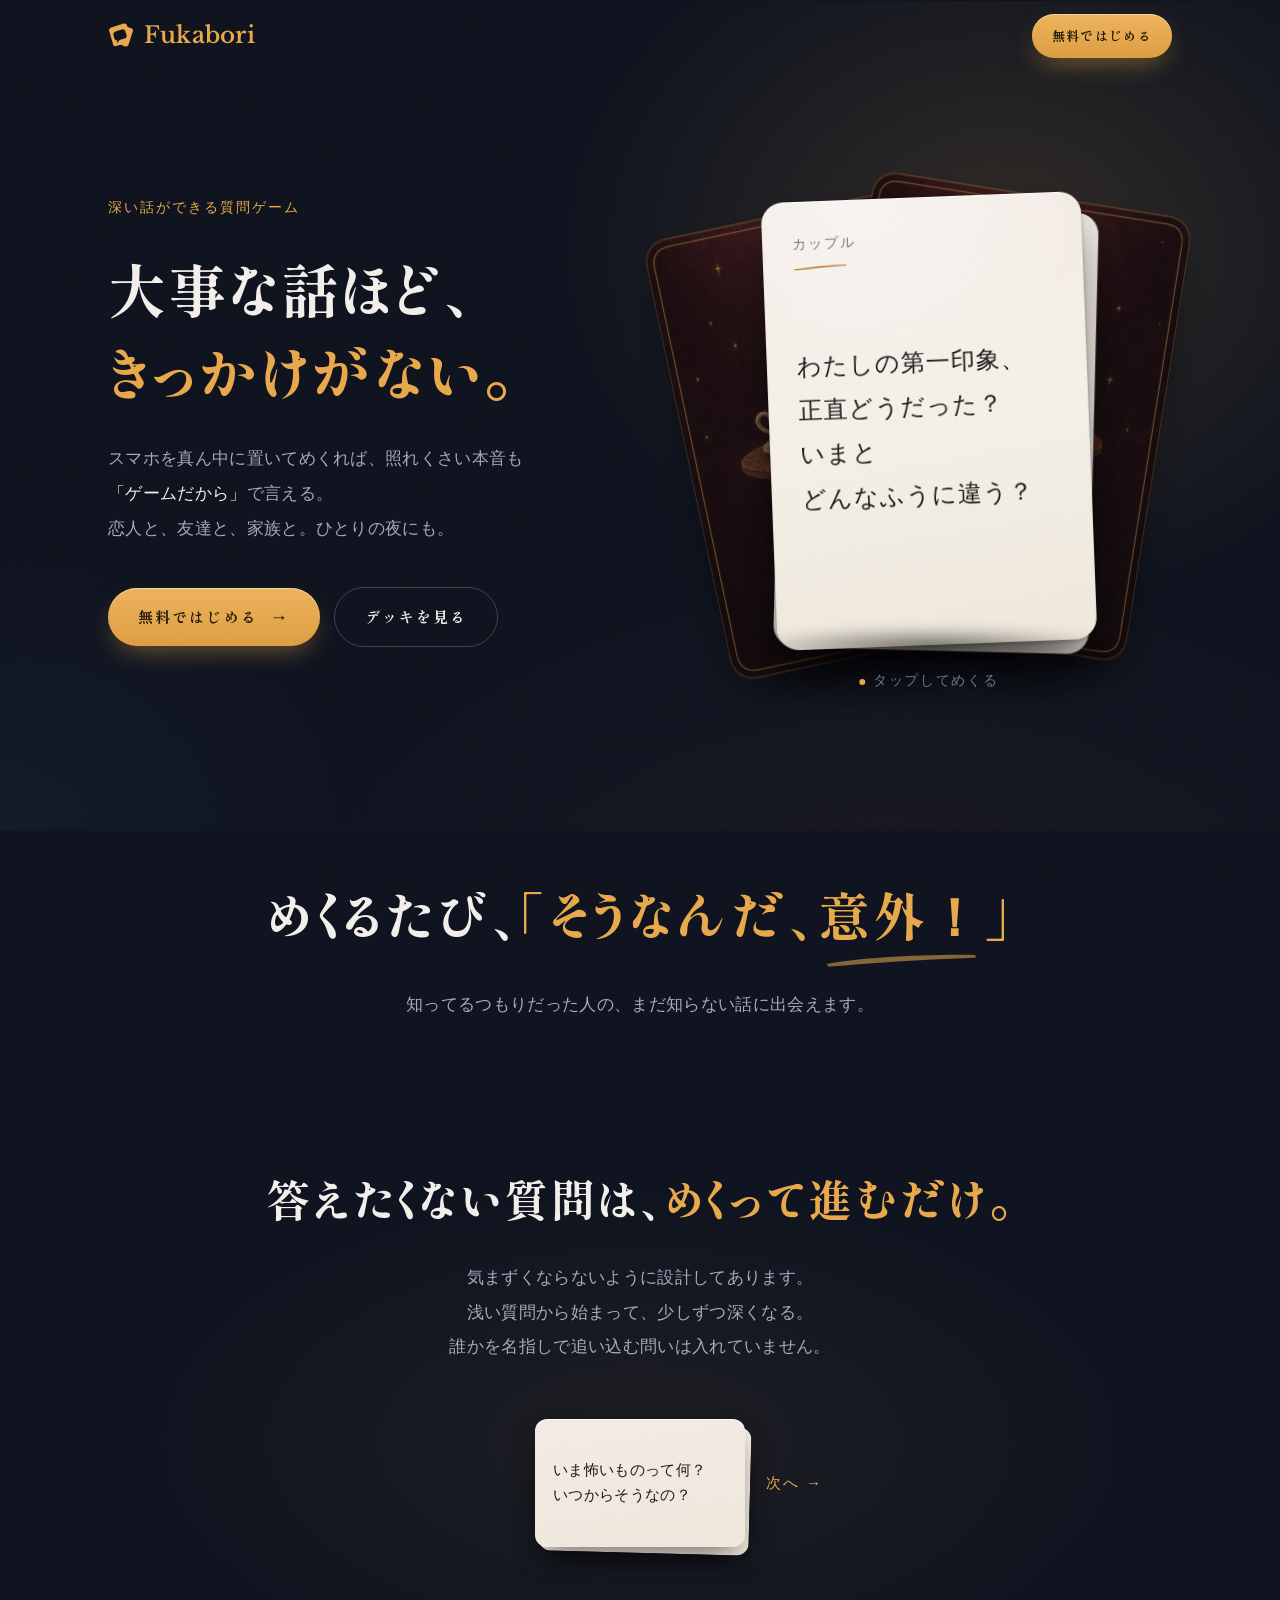
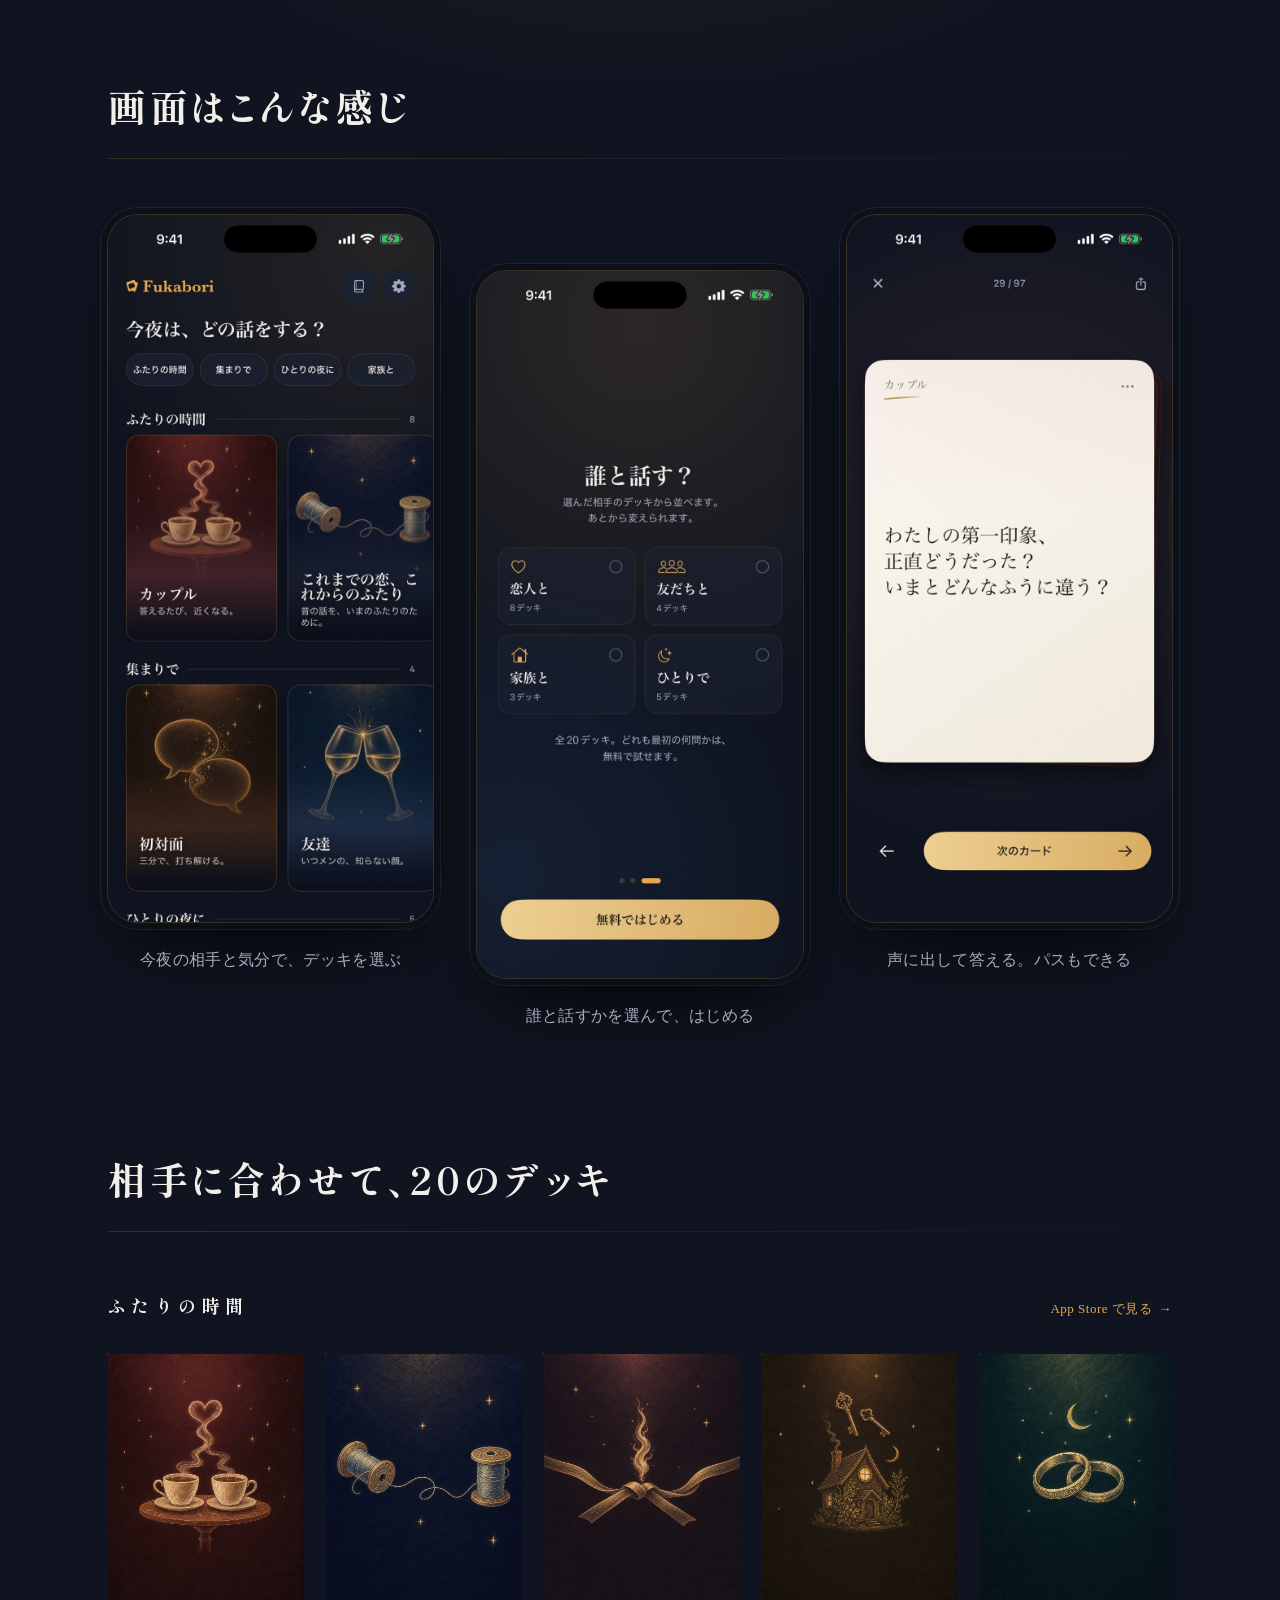
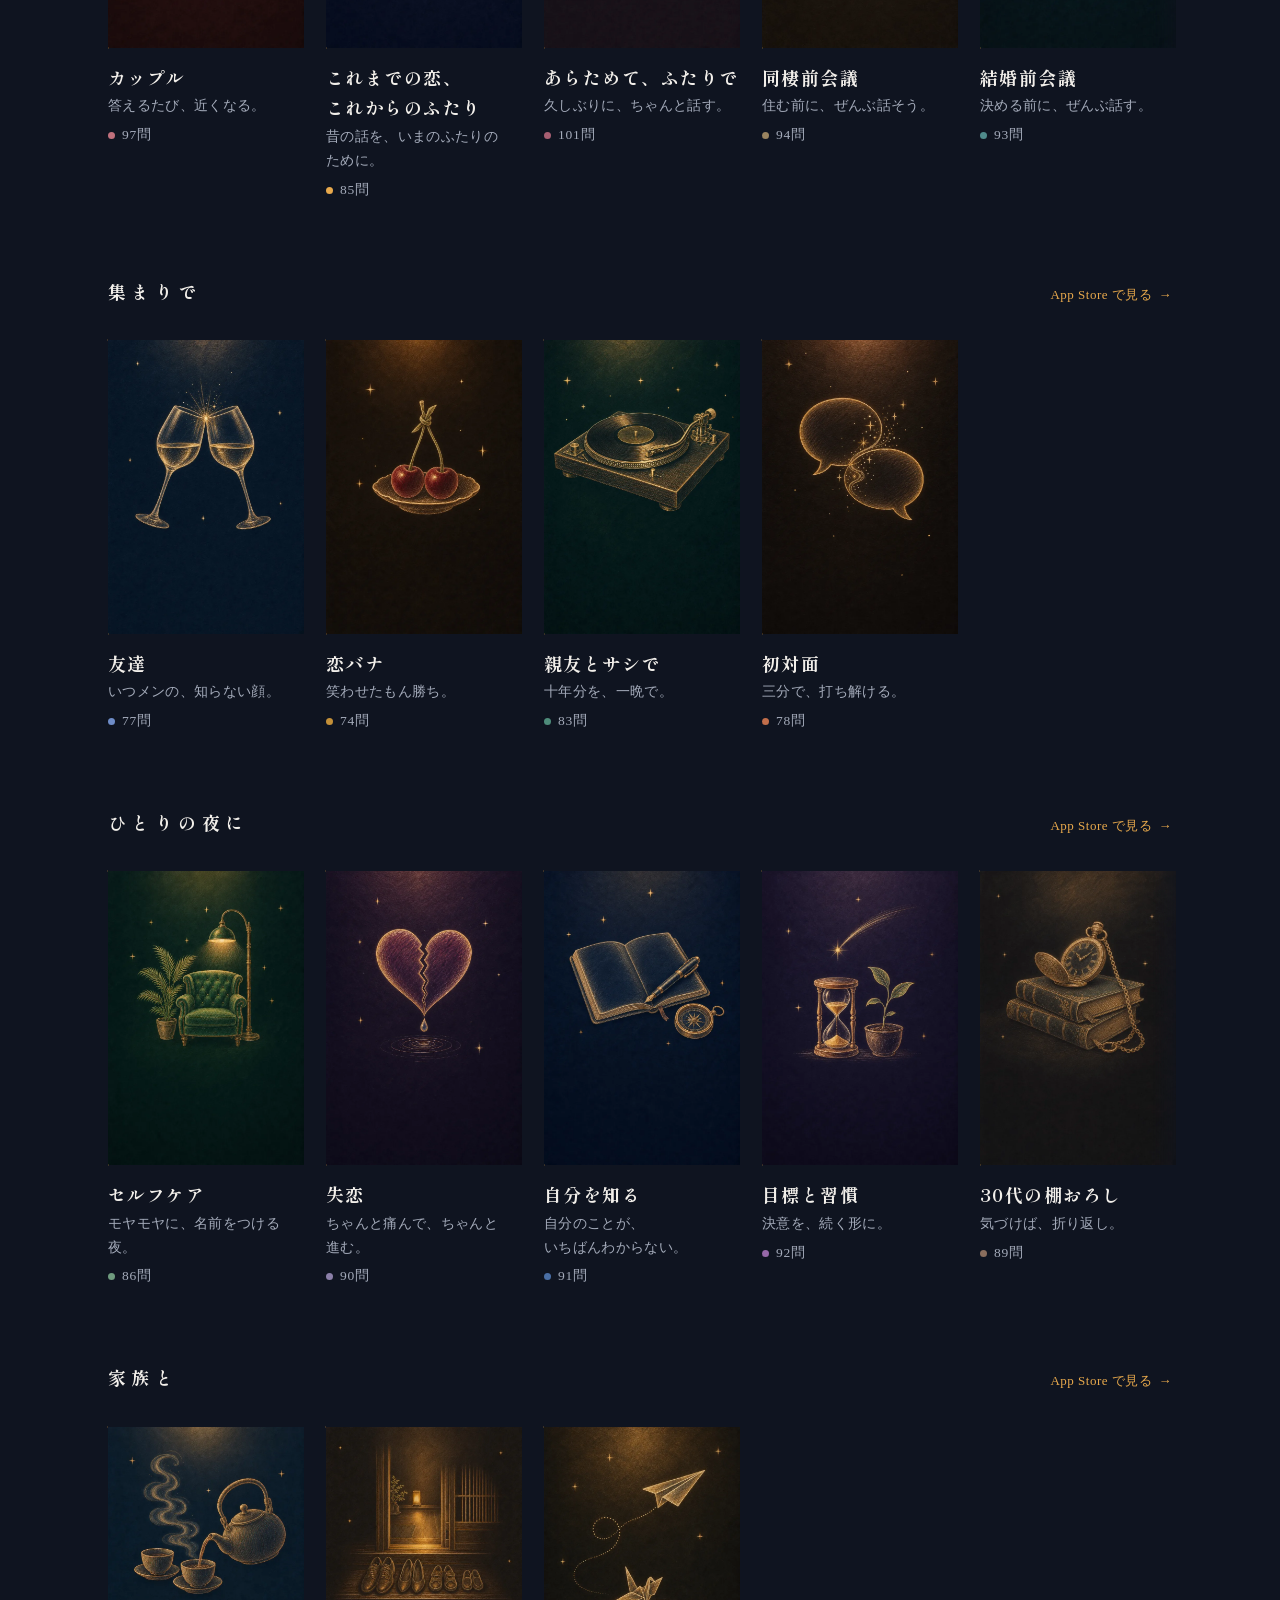
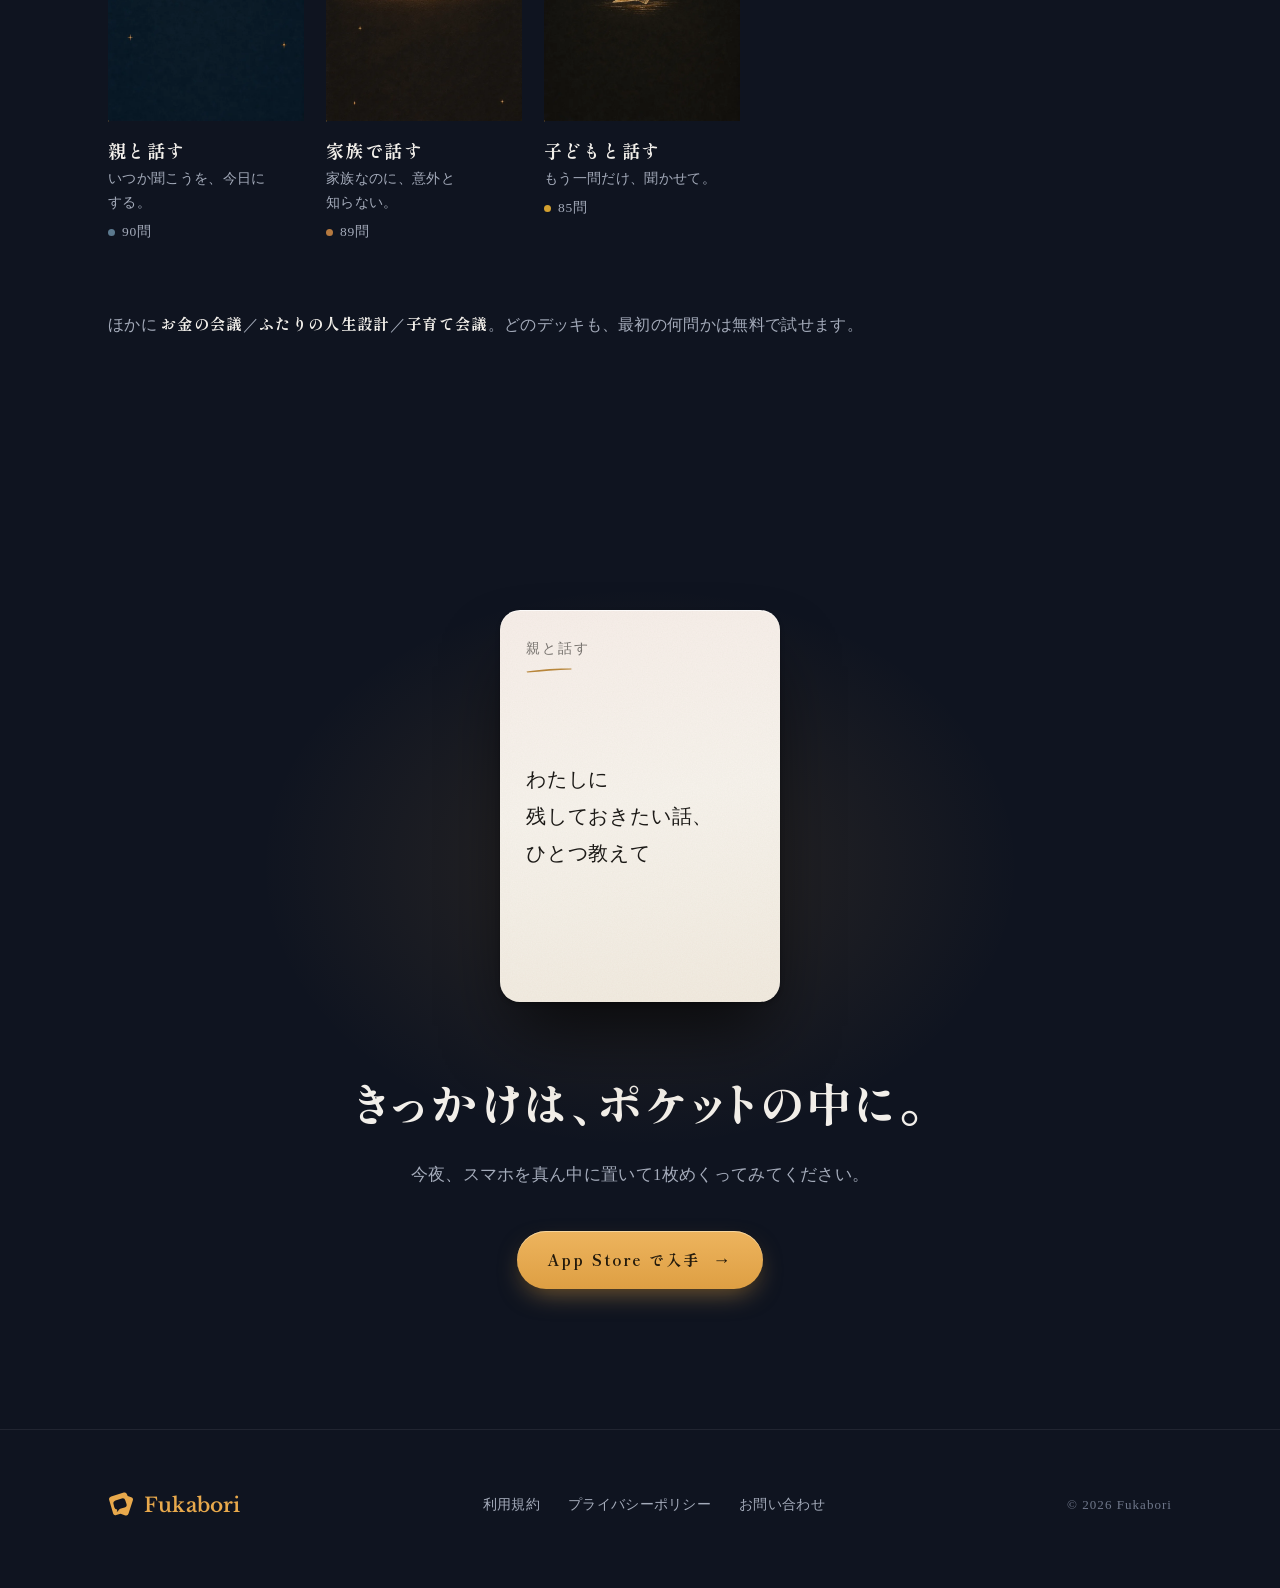
<file: index.html>
<!DOCTYPE html>
<html lang="ja">
<head>
<meta charset="utf-8">
<meta name="viewport" content="width=device-width, initial-scale=1, viewport-fit=cover">
<title>Fukabori（フカボリ）｜深い話ができる質問ゲーム</title>
<meta name="description" content="深い話を、ゲームみたいに。スマホを真ん中に置いて、質問カードを1枚めくるだけ。恋人・友達・家族と、照れずに本音を話せる質問ゲーム。全20デッキ・1776問。">
<link rel="canonical" href="https://hiranuma-shuya.github.io/fukabori-site/">
<meta name="theme-color" content="#0F1420">
<meta name="color-scheme" content="dark">

<!-- SNS で共有されたときの見え方。画像は design/og/og-card.html から書き出したもの -->
<meta property="og:type" content="website">
<meta property="og:site_name" content="Fukabori">
<meta property="og:locale" content="ja_JP">
<meta property="og:url" content="https://hiranuma-shuya.github.io/fukabori-site/">
<meta property="og:title" content="Fukabori（フカボリ）｜大事な話ほど、きっかけがない。">
<meta property="og:description" content="スマホを真ん中に置いて、質問カードを1枚めくるだけ。照れくさい本音も「ゲームだから」で言える、会話のための質問カードアプリ。">
<meta property="og:image" content="https://hiranuma-shuya.github.io/fukabori-site/img/brand/og.jpg">
<meta property="og:image:width" content="1200">
<meta property="og:image:height" content="630">
<meta property="og:image:alt" content="「大事な話ほど、きっかけがない。」の文字と、Fukabori の質問カード">
<meta name="twitter:card" content="summary_large_image">
<meta name="twitter:title" content="Fukabori（フカボリ）｜大事な話ほど、きっかけがない。">
<meta name="twitter:description" content="スマホを真ん中に置いて、質問カードを1枚めくるだけ。照れくさい本音も「ゲームだから」で言える、会話のための質問カードアプリ。">
<meta name="twitter:image" content="https://hiranuma-shuya.github.io/fukabori-site/img/brand/og.jpg">

<!-- 検索結果でアプリとして扱われるための構造化データ。評価やレビュー数は載せない（実数と連動させられないため） -->
<script type="application/ld+json">
{
  "@context": "https://schema.org",
  "@graph": [
    {
      "@type": "WebSite",
      "@id": "https://hiranuma-shuya.github.io/fukabori-site/#website",
      "url": "https://hiranuma-shuya.github.io/fukabori-site/",
      "name": "Fukabori",
      "alternateName": "フカボリ",
      "inLanguage": "ja"
    },
    {
      "@type": "MobileApplication",
      "@id": "https://hiranuma-shuya.github.io/fukabori-site/#app",
      "name": "Fukabori",
      "alternateName": "フカボリ",
      "description": "スマホを真ん中に置いて、質問カードを1枚めくるだけ。恋人・友達・家族と、照れずに本音を話せる会話カードアプリ。全20デッキ・1776問。",
      "operatingSystem": "iOS",
      "applicationCategory": "LifestyleApplication",
      "inLanguage": "ja",
      "url": "https://hiranuma-shuya.github.io/fukabori-site/",
      "downloadUrl": "https://apps.apple.com/jp/app/id6794950952",
      "image": "https://hiranuma-shuya.github.io/fukabori-site/img/brand/app-icon.png",
      "screenshot": [
        "https://hiranuma-shuya.github.io/fukabori-site/img/app/screen_home.jpg",
        "https://hiranuma-shuya.github.io/fukabori-site/img/app/screen_card.jpg"
      ],
      "offers": { "@type": "Offer", "price": "0", "priceCurrency": "JPY" }
    }
  ]
}
</script>

<link rel="preconnect" href="https://fonts.googleapis.com">
<link rel="preconnect" href="https://fonts.gstatic.com" crossorigin>
<!-- 書体はアプリと揃える。
     ・質問の本文 … ヒラギノ明朝（アプリの紙のカードと同じ）。無い環境ではしっぽり明朝
     ・見出し     … しっぽり明朝 B1。古い本の組版のような、少しだけ墨だまりのある明朝
     ・ロゴ       … Baskerville（アプリの brandSerif と同じ）。無い環境では Libre Baskerville -->
<link href="https://fonts.googleapis.com/css2?family=Shippori+Mincho+B1:wght@400;500;700;800&family=Libre+Baskerville:wght@700&display=swap" rel="stylesheet">
<style>
  :root {
    --bg: #0F1420; --bg-deep: #0B0F18; --surface: #161C2A;
    --card: #F7F3EC; --card-top: #F7EEE9; --card-bottom: #F1EADF;
    --ink: #1C1A17; --ink2: rgba(28,26,23,.58); --ink3: rgba(28,26,23,.38);
    --amber: #E8A94C; --amber-soft: #B8863B; --amber-ink: #231A0C;
    --text: #F2EFEA; --text2: #A4ABBA; --text3: #6F778A;
    --line: rgba(232,169,76,.18); --hair: rgba(242,239,234,.08);

    --f-display: "Shippori Mincho B1", "Hiragino Mincho ProN", "Yu Mincho", serif;
    --f-body: "Shippori Mincho B1", "Hiragino Mincho ProN", "Yu Mincho", serif;
    --f-card: "Hiragino Mincho ProN", "Hiragino Mincho Pro", "Shippori Mincho B1", "Yu Mincho", serif;
    --f-mark: "Baskerville", "Libre Baskerville", Georgia, serif;
    --f-latin: "Baskerville", "Libre Baskerville", Georgia, serif;

    --ease: cubic-bezier(.2,.7,.2,1);
    /* 紙用はずっと淡く。乗算で重ねるので、濃いと生成りが灰色に沈む */
    --grain-paper: url("data:image/svg+xml;utf8,<svg xmlns='http://www.w3.org/2000/svg' width='180' height='180'><filter id='n'><feTurbulence type='fractalNoise' baseFrequency='.8' numOctaves='3' stitchTiles='stitch'/><feColorMatrix values='0 0 0 0 .35  0 0 0 0 .28  0 0 0 0 .2  0 0 0 .07 0'/></filter><rect width='100%' height='100%' filter='url(%23n)'/></svg>");
    /* 紙のざらつき。画像を増やさないように SVG のノイズで作る */
    --grain: url("data:image/svg+xml;utf8,<svg xmlns='http://www.w3.org/2000/svg' width='180' height='180'><filter id='n'><feTurbulence type='fractalNoise' baseFrequency='.9' numOctaves='2' stitchTiles='stitch'/><feColorMatrix values='0 0 0 0 0  0 0 0 0 0  0 0 0 0 0  0 0 0 .6 0'/></filter><rect width='100%' height='100%' filter='url(%23n)'/></svg>");
  }

  * { margin: 0; padding: 0; box-sizing: border-box; }
  html { scroll-behavior: smooth; -webkit-text-size-adjust: 100%; }
  @media (prefers-reduced-motion: reduce) { html { scroll-behavior: auto; } }
  body {
    background: var(--bg); color: var(--text);
    font-family: var(--f-body); font-weight: 500;
    line-height: 1.9; letter-spacing: .02em;
    font-feature-settings: "palt" 0;
    -webkit-font-smoothing: antialiased; text-rendering: optimizeLegibility;
    overflow-x: hidden;
  }
  /* 画面全体に薄い粒子。夜の部屋の空気感で、平板なベタ塗りに見せない */
  body::after {
    content: ""; position: fixed; inset: 0; z-index: 100; pointer-events: none;
    background-image: var(--grain); opacity: .07; mix-blend-mode: soft-light;
  }
  ::selection { background: rgba(232,169,76,.85); color: var(--amber-ink); }
  a { color: inherit; text-decoration: none; }
  img { display: block; max-width: 100%; }
  :focus-visible { outline: 2px solid var(--amber); outline-offset: 4px; border-radius: 6px; }
  [id] { scroll-margin-top: 88px; }

  /* 和文の改行位置。Safari は auto-phrase を持たないので、
     崩したくない句は .w で包んで行の途中で割らない */
  .w { display: inline-block; }
  /* 問いの本文は文節ごとに <wbr> を入れてあり、そこでだけ改行する（「好き／な」で割らない）。
     長すぎる文節だけは overflow-wrap で救う */
  .q, .mini { word-break: keep-all; overflow-wrap: anywhere; }
  /* 地の文は、対応ブラウザ（Chrome 系）でだけ文節で改行させる */
  p, h3, dd, figcaption { word-break: auto-phrase; }
  .palt { font-feature-settings: "palt" 1; }
  .sr { position: absolute; width: 1px; height: 1px; overflow: hidden; clip: rect(0 0 0 0); white-space: nowrap; }

  .wrap { max-width: 1120px; margin: 0 auto; padding: 0 28px; }
  .wordmark { font-family: var(--f-mark); font-weight: 600; letter-spacing: .01em; }

  /* ───────── nav ───────── */
  .nav {
    position: sticky; top: 0; z-index: 50;
    transition: background .4s var(--ease), border-color .4s var(--ease), backdrop-filter .4s;
    border-bottom: 1px solid transparent;
  }
  .nav.scrolled {
    background: rgba(15,20,32,.72);
    -webkit-backdrop-filter: blur(14px) saturate(1.2); backdrop-filter: blur(14px) saturate(1.2);
    border-bottom-color: var(--hair);
  }
  .nav-inner { display: flex; align-items: center; justify-content: space-between; height: 72px; }
  .logo { display: flex; align-items: center; gap: 10px; color: var(--amber); }
  .logo svg { width: 26px; height: 26px; margin-top: -2px; }
  .logo .wordmark { font-size: 23px; }

  /* ───────── buttons ───────── */
  .btn {
    position: relative; display: inline-flex; align-items: center; gap: 12px;
    padding: 15px 30px; border-radius: 999px;
    font-size: 15px; font-weight: 700; letter-spacing: .14em;
    transition: transform .3s var(--ease), box-shadow .3s var(--ease), background .3s;
  }
  .btn .arr { display: inline-block; font-family: var(--f-latin); font-style: normal; font-size: 18px; line-height: 1; transition: transform .35s var(--ease); }
  .btn:hover .arr { transform: translateX(4px); }
  .btn-amber {
    color: var(--amber-ink);
    background: linear-gradient(180deg, #EDB45E, #DE9F43);
    box-shadow: inset 0 1px 0 rgba(255,240,210,.55), 0 10px 26px -8px rgba(232,169,76,.55), 0 2px 6px rgba(0,0,0,.35);
  }
  .btn-amber:hover { transform: translateY(-1px); box-shadow: inset 0 1px 0 rgba(255,240,210,.6), 0 16px 34px -10px rgba(232,169,76,.7), 0 2px 6px rgba(0,0,0,.35); }
  .btn-ghost { color: var(--text); border: 1px solid rgba(242,239,234,.22); }
  .btn-ghost:hover { border-color: rgba(232,169,76,.6); color: var(--amber); }
  .nav .btn { padding: 10px 20px; font-size: 13px; letter-spacing: .1em; }

  /* ───────── hero ───────── */
  .hero { position: relative; overflow: hidden; padding: 48px 0 110px; margin-top: -72px; padding-top: 120px; }
  /* 卓上の灯り。カードの右上から差して、左下へ落ちていく */
  .hero::before {
    content: ""; position: absolute; inset: 0; pointer-events: none;
    background:
      radial-gradient(640px 520px at 78% 30%, rgba(232,169,76,.17), transparent 68%),
      radial-gradient(900px 600px at 70% 120%, rgba(192,112,124,.08), transparent 70%),
      radial-gradient(500px 400px at 0% 100%, rgba(110,140,199,.06), transparent 70%);
  }
  .hero-grid { position: relative; display: grid; grid-template-columns: 1.05fr .95fr; gap: 40px; align-items: center; min-height: 600px; }
  h1 {
    margin-top: 26px;
    font-family: var(--f-display); font-weight: 800;
    font-size: clamp(34px, 4.8vw, 58px); line-height: 1.42; letter-spacing: .04em;
    font-feature-settings: "palt" 1;
  }
  h1 .gold { color: var(--amber); }
  .kicker { color: var(--amber); font-size: 14px; letter-spacing: .14em; margin: 0 0 18px; }
  h1 .line { display: block; white-space: nowrap; }
  .lead { color: var(--text2); margin-top: 30px; font-size: 17px; line-height: 2.05; max-width: 30em; }
  .lead em { font-style: normal; color: var(--text); }
  .cta { margin-top: 40px; display: flex; gap: 14px; flex-wrap: wrap; align-items: center; }

  /* ── 質問カード（アプリの QuestionCardFace と同じ見え方）── */
  .stage { position: relative; height: 560px; display: grid; place-items: center; perspective: 1400px; }
  .stage::before {
    content: ""; position: absolute; left: 50%; top: 52%; width: 520px; height: 520px; transform: translate(-50%,-50%);
    background: radial-gradient(circle, rgba(232,169,76,.20), rgba(232,169,76,.05) 45%, transparent 68%);
    pointer-events: none;
  }
  /* 卓の天板に落ちる影 */
  .stage::after {
    content: ""; position: absolute; left: 50%; bottom: 34px; width: 380px; height: 40px; transform: translateX(-50%);
    background: radial-gradient(closest-side, rgba(0,0,0,.55), transparent); filter: blur(6px);
    pointer-events: none;
  }
  .deck {
    position: relative; width: 320px; aspect-ratio: 5 / 7;
    transform-style: preserve-3d;
    transform: rotateX(var(--rx, 0deg)) rotateY(var(--ry, 0deg));
    transition: transform .6s var(--ease);
    cursor: pointer; outline: none; -webkit-tap-highlight-color: transparent;
    touch-action: pan-y;
  }
  .deck:focus-visible .pcard.is-front { box-shadow: 0 0 0 2px var(--bg), 0 0 0 4px var(--amber), 0 30px 60px -10px rgba(0,0,0,.6); }
  .back-art {
    position: absolute; inset: 0; border-radius: 22px; overflow: hidden;
    box-shadow: 0 24px 50px -12px rgba(0,0,0,.65), 0 0 0 1px rgba(232,169,76,.22);
  }
  .back-art img { width: 100%; height: 100%; object-fit: cover; }
  .back-art.b1 { transform: translate(-26%, 2%) rotate(-12deg); }
  .back-art.b2 { transform: translate(22%, -1%) rotate(9deg); }

  .pcard {
    position: absolute; inset: 0; border-radius: 22px; padding: 30px 30px 26px;
    display: flex; flex-direction: column;
    color: var(--ink);
    background:
      var(--grain-paper),
      radial-gradient(120% 70% at 30% 0%, rgba(255,255,255,.55), transparent 60%),
      linear-gradient(172deg, var(--card-top) 0%, var(--card) 48%, var(--card-bottom) 100%);
    background-blend-mode: normal;
    background-size: 180px, auto, auto;
    box-shadow:
      inset 0 1px 0 rgba(255,255,255,.75),
      inset 0 0 0 1px rgba(28,26,23,.05),
      0 2px 4px rgba(0,0,0,.25),
      0 30px 60px -10px rgba(0,0,0,.6);
    transition: transform .62s var(--ease), opacity .5s var(--ease), box-shadow .3s;
    will-change: transform;
  }
  .pcard.is-front { z-index: 3; transform: rotate(-2.2deg); }
  .pcard.is-next  { z-index: 2; transform: translate(7px, 9px) rotate(1.4deg) scale(.985); }
  .pcard.is-next .q { opacity: 0; }
  .pcard.out { transform: translate(-128%, -6%) rotate(-17deg); opacity: 0; }
  .pcard.instant { transition: none; }
  .pcard.enter { opacity: 0; }
  .deck:hover .pcard.is-front { transform: rotate(-1.4deg) translateY(-4px); }

  .pcard .deck-name { font-family: var(--f-card); font-size: 14px; color: var(--ink2); letter-spacing: .14em; }
  /* アプリのカードと同じ、デッキ名の下の筆の一刷け */
  .pcard .stroke { display: block; width: 54px; height: 6px; margin-top: 6px; color: var(--amber-soft); }
  .pcard .q {
    margin: auto 0; padding-bottom: 28px;
    font-family: var(--f-card); font-weight: 400;
    font-size: 24px; line-height: 1.85; letter-spacing: .04em;
    text-wrap: pretty; line-break: strict;
    transition: opacity .35s var(--ease);
  }

  .deck-meta {
    position: absolute; left: 50%; bottom: 6px; transform: translateX(-50%);
    display: flex; align-items: center; gap: 18px; white-space: nowrap;
    font-size: 14px; color: var(--text2); letter-spacing: .12em;
  }
  .tap-hint { display: flex; align-items: center; gap: 8px; color: var(--text3); transition: opacity .6s; }
  .tap-hint::before { content: ""; width: 6px; height: 6px; border-radius: 50%; background: var(--amber); animation: pulse 2.2s ease-in-out infinite; }
  .tap-hint.gone { opacity: 0; }
  @keyframes pulse { 0%,100% { opacity: .25; transform: scale(.8); } 50% { opacity: 1; transform: scale(1); } }

  /* ───────── sections ───────── */
  section { position: relative; padding: 120px 0; }
  .head { display: grid; gap: 24px; margin-bottom: 56px; }
  .head h2 {
    font-family: var(--f-display); font-weight: 700;
    font-size: clamp(27px, 3.4vw, 38px); line-height: 1.5; letter-spacing: .1em;
    font-feature-settings: "palt" 1;
  }
  .head .rule { height: 1px; background: linear-gradient(90deg, var(--line), transparent); }

  /* 主張を1行だけ置く帯 */
  .band { padding: 130px 0; text-align: center; }
  .band-lead {
    font-family: var(--f-display); font-weight: 800;
    font-size: clamp(26px, 4vw, 44px); letter-spacing: .06em; line-height: 1.65;
    font-feature-settings: "palt" 1;
  }
  .band-lead .gold { color: var(--amber); }
  .band-sub { margin: 26px auto 0; max-width: 34em; color: var(--text2); font-size: 16.5px; line-height: 2.1; }
  /* 「意外！」の下に、アプリのカードと同じ筆の一刷け */
  .brush { position: relative; display: inline-block; }
  .brush svg { position: absolute; left: 4%; right: 4%; bottom: -.12em; width: 92%; height: .32em; color: var(--amber); opacity: .55; }
  /* しっぽり明朝の「！」は筆の払いが強く、斜線に見える。この1字だけ別の明朝で */
  .bang { font-family: "Hiragino Mincho ProN", "Yu Mincho", serif; font-weight: 700; }
  .band.discovery { padding-top: 40px; }
  .band.discovery .band-lead { font-size: clamp(28px, 4.6vw, 52px); }

  /* ── 気まずくならない保証：めくって進む見本 ── */
  /* 「意外」の帯のすぐ後に続くので、上の余白は前の帯に任せる */
  .band.discovery + .band.safety { padding-top: 10px; }
  .band.safety {
    background: radial-gradient(700px 360px at 50% 55%, rgba(232,169,76,.07), transparent 70%);
  }
  .pass-demo { position: relative; width: 210px; height: 128px; margin: 54px auto 0; }
  .mini {
    position: absolute; inset: 0; border-radius: 12px; padding: 16px 18px;
    display: flex; flex-direction: column; justify-content: center; text-align: left;
    font-family: var(--f-card); font-size: 14.5px; line-height: 1.75; color: var(--ink);
    background: var(--grain-paper), linear-gradient(172deg, var(--card-top), var(--card-bottom));
    background-blend-mode: normal; background-size: 180px, auto;
    box-shadow: inset 0 1px 0 rgba(255,255,255,.7), 0 14px 30px -10px rgba(0,0,0,.6);
  }
  .mini.m1 { z-index: 2; animation: pass 6s var(--ease) infinite; }
  .mini.m2 { z-index: 1; transform: translate(5px, 6px) rotate(1.5deg); animation: rise 6s var(--ease) infinite; }
  .pass-label {
    position: absolute; right: -78px; top: 50%; transform: translateY(-50%);
    font-size: 15px; color: var(--amber); letter-spacing: .14em; white-space: nowrap;
    animation: label 6s var(--ease) infinite;
  }
  @keyframes pass {
    0%, 38% { transform: rotate(-2deg); opacity: 1; }
    52% { transform: translate(-120%, -4%) rotate(-14deg); opacity: 0; }
    53%, 92% { transform: translate(5px, 6px) rotate(1.5deg); opacity: 0; }
    100% { transform: rotate(-2deg); opacity: 1; }
  }
  @keyframes rise {
    0%, 42% { transform: translate(5px, 6px) rotate(1.5deg); }
    58%, 92% { transform: rotate(-2deg); }
    100% { transform: translate(5px, 6px) rotate(1.5deg); opacity: 0; }
  }
  @keyframes label { 0%, 26% { opacity: 0; transform: translate(-6px,-50%); } 34%, 50% { opacity: 1; transform: translate(0,-50%); } 60%, 100% { opacity: 0; transform: translate(0,-50%); } }

  /* ── 実機の画面 ── */
  .screens { display: grid; grid-template-columns: repeat(3, 1fr); gap: 44px; align-items: start; }
  .screens figure:nth-child(2) { margin-top: 56px; }
  .screens img {
    width: 100%; height: auto; border-radius: 30px;
    box-shadow: 0 0 0 1px rgba(232,169,76,.2), 0 0 0 7px rgba(11,15,24,.9), 0 0 0 8px rgba(242,239,234,.07), 0 40px 70px -20px rgba(0,0,0,.75);
  }
  .screens figcaption { margin-top: 24px; text-align: center; font-size: 15.5px; color: var(--text2); line-height: 1.8; }

  /* ── デッキ棚 ── */
  .shelf { display: flex; flex-direction: column; gap: 56px; }
  .shelf-label { display: block; margin-bottom: 20px; font-family: var(--f-display); font-size: 18px; font-weight: 700; letter-spacing: .3em; }
  .deck-strip {
    display: grid; grid-auto-flow: column; grid-auto-columns: 196px;
    gap: 22px; overflow-x: auto;
    padding: 12px 28px 16px; margin: 0 -28px;
    scroll-snap-type: x proximity; scroll-padding: 0 28px;
    scrollbar-width: thin; scrollbar-color: rgba(232,169,76,.3) transparent;
    -webkit-mask-image: linear-gradient(90deg, transparent, #000 28px, #000 calc(100% - 48px), transparent);
            mask-image: linear-gradient(90deg, transparent, #000 28px, #000 calc(100% - 48px), transparent);
  }
  .deck-strip::-webkit-scrollbar { height: 4px; }
  .deck-strip::-webkit-scrollbar-thumb { background: rgba(232,169,76,.28); border-radius: 99px; }
  figure.deck-cover { margin: 0; scroll-snap-align: start; }
  figure.deck-cover .art { border-radius: 14px; overflow: hidden; box-shadow: 0 0 0 1px rgba(232,169,76,.2), 0 18px 34px -12px rgba(0,0,0,.7); transition: transform .45s var(--ease), box-shadow .45s var(--ease); }
  figure.deck-cover img { width: 100%; height: auto; aspect-ratio: 2 / 3; object-fit: cover; transition: transform .8s var(--ease); }
  figure.deck-cover:hover .art { transform: translateY(-6px); box-shadow: 0 0 0 1px rgba(232,169,76,.55), 0 26px 40px -14px rgba(0,0,0,.8); }
  figure.deck-cover:hover img { transform: scale(1.03); }
  figure.deck-cover figcaption { margin-top: 14px; font-size: 14px; color: var(--text2); line-height: 1.7; }
  figure.deck-cover figcaption b { display: block; color: var(--text); font-family: var(--f-display); font-size: 18px; font-weight: 700; letter-spacing: .08em; margin-bottom: 2px; }
  figure.deck-cover figcaption span { display: flex; align-items: center; gap: 7px; margin-top: 6px; color: var(--text2); font-size: 13.5px; letter-spacing: .06em; }
  /* アプリのデッキの色（DeckStyle.accent）を、問数の前の小さな印で */
  figure.deck-cover figcaption span::before { content: ""; width: 7px; height: 7px; border-radius: 50%; background: var(--accent, var(--amber)); }
  .shelf-head { display: flex; align-items: baseline; justify-content: space-between; gap: 16px; }
  .shelf-link { color: var(--amber); font-size: 13px; letter-spacing: .04em; white-space: nowrap; }
  .shelf-link span { margin-left: 6px; }
  .shelf-link:hover { text-decoration: underline; text-underline-offset: 4px; }
  .more-decks { margin-top: 48px; color: var(--text2); font-size: 15.5px; line-height: 2; }
  .more-decks b { color: var(--text); font-weight: 700; }

  /* ── 最後の一押し：今日の一問 ── */
  .last { text-align: center; padding: 150px 0 140px; overflow: hidden; }
  .last::before {
    content: ""; position: absolute; left: 50%; top: 42%; width: 760px; height: 560px; transform: translate(-50%,-50%);
    background: radial-gradient(closest-side, rgba(232,169,76,.13), transparent);
    pointer-events: none;
  }
  .today {
    position: relative; width: 280px; aspect-ratio: 5 / 7; margin: 0 auto 64px; padding: 26px 26px 22px; text-align: left;
    display: flex; flex-direction: column; border-radius: 20px; color: var(--ink);
    background: var(--grain-paper), linear-gradient(172deg, var(--card-top), var(--card) 48%, var(--card-bottom));
    background-blend-mode: normal; background-size: 180px, auto;
    box-shadow: inset 0 1px 0 rgba(255,255,255,.75), 0 2px 4px rgba(0,0,0,.25), 0 40px 70px -16px rgba(0,0,0,.7);
    transform: rotate(1.6deg);
  }
  .today .deck-name { font-family: var(--f-card); font-size: 14px; color: var(--ink2); letter-spacing: .14em; }
  .today .stroke { display: block; width: 46px; height: 6px; margin-top: 5px; color: var(--amber-soft); }
  .today .q { margin: auto 0; padding-bottom: 20px; font-family: var(--f-card); font-weight: 400; font-size: 20px; line-height: 1.85; letter-spacing: .04em; text-wrap: pretty; }
  .last h2 {
    font-family: var(--f-display); font-weight: 800; font-size: clamp(28px, 4.2vw, 46px); letter-spacing: .08em; line-height: 1.6;
    font-feature-settings: "palt" 1;
  }
  .last p.sub { margin-top: 20px; color: var(--text2); font-size: 16.5px; }
  .last .btn { margin-top: 40px; }

  /* ── 奥付 ── */
  footer { border-top: 1px solid var(--hair); padding: 56px 0 64px; color: var(--text2); font-size: 12.5px; }
  .foot-inner { display: flex; align-items: center; justify-content: space-between; gap: 28px; flex-wrap: wrap; }
  .foot-inner .logo .wordmark { font-size: 20px; }
  .foot-inner .links { display: flex; gap: 28px; font-size: 14px; }
  .foot-inner .links a { transition: color .2s; }
  .foot-inner .links a:hover { color: var(--amber); }
  .copy { color: var(--text3); font-size: 13px; letter-spacing: .08em; }

  /* ── 出現。JS が動く環境でだけ隠す（読み込み失敗で真っ白にしない）── */
  .js .reveal { opacity: 0; transform: translateY(18px); transition: opacity 1s var(--ease), transform 1s var(--ease); transition-delay: var(--d, 0s); }
  .js .reveal.in { opacity: 1; transform: none; }
  @media (prefers-reduced-motion: reduce) {
    .js .reveal { opacity: 1; transform: none; transition: none; }
    .mini.m1, .mini.m2, .pass-label, .tap-hint::before { animation: none; }
    .pass-label { opacity: 1; }
    .pcard, .deck { transition: none; }
  }

  /* ───────── responsive ───────── */
  @media (max-width: 820px) {
    .wrap { padding: 0 20px; }
    .nav-inner { height: 62px; }
    .logo .wordmark { font-size: 21px; }
    .nav .btn { padding: 10px 16px; font-size: 12px; letter-spacing: .06em; white-space: nowrap; }
    [id] { scroll-margin-top: 72px; }

    .hero { padding: 104px 0 72px; margin-top: -62px; }
    .hero-grid { grid-template-columns: 1fr; gap: 20px; min-height: 0; }
    h1 { margin-top: 20px; }
    .lead { font-size: 16px; margin-top: 24px; }
    .cta { margin-top: 30px; }
    .cta .btn { flex: 1 1 auto; justify-content: center; padding: 15px 22px; }
    .stage { height: 520px; margin-top: 8px; align-content: start; padding-top: 40px; }
    .stage::before { width: 360px; height: 360px; }
    .stage::after { width: 260px; bottom: 44px; }
    .deck { width: 250px; }
    .pcard { padding: 24px 22px 20px; border-radius: 18px; }
    .back-art { border-radius: 18px; }
    .back-art.b1 { transform: translate(-20%, 2%) rotate(-11deg); }
    .back-art.b2 { transform: translate(17%, -1%) rotate(8deg); }
    .pcard .q { font-size: 19px; }
    .deck-meta { bottom: 20px; }

    section { padding: 88px 0; }
    .band { padding: 96px 0; }
    .band.discovery { padding-top: 24px; }
    .head { gap: 18px; margin-bottom: 40px; }


    .pass-demo { width: 190px; height: 118px; margin-top: 44px; transform: translateX(-26px); }
    .pass-label { right: -72px; }

    .screens { grid-template-columns: repeat(3, 66vw); gap: 22px; grid-auto-flow: column; overflow-x: auto; scroll-snap-type: x mandatory; padding: 4px 20px 20px; margin: 0 -20px; scroll-padding: 0 20px; scrollbar-width: none; }
    .screens::-webkit-scrollbar { display: none; }
    .screens figure { scroll-snap-align: center; }
    .screens figure:nth-child(2) { margin-top: 0; }
    .screens img { border-radius: 24px; }

    .deck-strip { grid-auto-columns: 46vw; gap: 16px; padding: 12px 20px 16px; margin: 0 -20px; scroll-padding: 0 20px; }


    .last { padding: 64px 0 100px; }
    .today { width: 240px; margin-bottom: 52px; }
    .today .q { font-size: 17px; }

    .foot-inner { flex-direction: column; align-items: flex-start; gap: 22px; }
    .foot-inner .links { flex-wrap: wrap; gap: 14px 24px; }
  }
</style>
<!-- 計測は analytics.js に集約（ローカル・?preview=1・Do Not Track では送らない）。
     data-store-cta のクリックと表示、#hero h1 と #decks .section-heading の表示、
     ヒーローのカードをめくった操作（fukabori:preview）を記録する。 -->
<script defer src="analytics.js?v=lamplight-v1"></script>
<script>document.documentElement.classList.add('js');</script>
<link rel="icon" type="image/png" sizes="32x32" href="img/brand/favicon-32.png">
<link rel="icon" type="image/png" sizes="16x16" href="img/brand/favicon-16.png">
<link rel="apple-touch-icon" sizes="180x180" href="img/brand/apple-touch-icon.png">
</head>
<body>

<!-- アプリと同じ「カード＋吹き出し」のマーク（Theme.swift の ConversationMark をそのまま写した）と、
     デッキ名の下の筆の一刷け。何度も使うので symbol にしておく -->
<svg width="0" height="0" style="position:absolute" aria-hidden="true">
  <symbol id="mark" viewBox="20 22 66 64">
    <path fill="currentColor" fill-rule="evenodd" d="M28 35L60 25Q66 23 68 29L70 34L79 37Q85 39 83 45L72 79Q70 85 64 83L52 79L41 82Q35 84 33 78L23 44Q21 38 28 35ZM39 45L55 40Q62 38 64 45L67 54Q69 61 62 63L51 66Q48 67 46 71L42 75Q44 70 43 68Q38 68 36 62L34 54Q32 48 39 45Z"/>
  </symbol>
  <symbol id="stroke" viewBox="0 0 60 6" preserveAspectRatio="none">
    <path fill="currentColor" d="M1 4.6C14 2.6 34 1.2 59 1.4c.6 0 .7.9 0 1C40 3 20 4.2 2 5.6c-1 .1-1.4-.9-1-1Z"/>
  </symbol>
</svg>

<nav class="nav" id="nav">
  <div class="wrap nav-inner">
    <a class="logo" href="#" aria-label="Fukabori トップへ">
      <svg aria-hidden="true"><use href="#mark"/></svg>
      <span class="wordmark">Fukabori</span>
    </a>
    <a class="btn btn-amber" data-store-cta="nav" href="https://apps.apple.com/jp/app/id6794950952">無料ではじめる</a>
  </div>
</nav>

<section class="hero" id="hero">
  <div class="wrap hero-grid">
    <div>
      <!-- 1段目は痛み。「話せない」ではなく「きっかけがない」と構造を名指しする。
           機能の説明（会話カードアプリ）はリードに下げる -->
      <p class="kicker reveal">深い話ができる質問ゲーム</p>
      <h1 class="reveal" style="--d:.08s"><span class="line">大事な話ほど、</span><span class="line gold">きっかけがない。</span></h1>
      <p class="lead reveal" style="--d:.16s">
        <span class="w">スマホを真ん中に置いてめくれば、</span><span class="w">照れくさい本音も</span><span class="w"><em>「ゲームだから」</em>で言える。</span><br>
        <span class="w">恋人と、友達と、家族と。</span><span class="w">ひとりの夜にも。</span>
      </p>
      <div class="cta reveal" style="--d:.24s">
        <a class="btn btn-amber" data-store-cta="hero" href="https://apps.apple.com/jp/app/id6794950952">無料ではじめる<span class="arr" aria-hidden="true">→</span></a>
        <a class="btn btn-ghost" href="#decks">デッキを見る</a>
      </div>
    </div>

    <!-- 実際のカップルデッキの、無料で読める問い。めくるたびに浅い問いから深い問いへ進む。
         裏面はアプリの CardBackFace から書き出したもの（scripts/capture_design_pages.py） -->
    <div class="stage reveal" style="--d:.2s">
      <div class="deck" id="deck" role="button" tabindex="0" aria-label="カードをめくって、次の質問を見る">
        <div class="back-art b1" aria-hidden="true"><img src="img/cards/couple_back.webp" width="966" height="1344" alt=""></div>
        <div class="back-art b2" aria-hidden="true"><img src="img/cards/couple_back.webp" width="966" height="1344" alt=""></div>
        <div class="pcard is-next" aria-hidden="true">
          <span class="deck-name">カップル</span><svg class="stroke" aria-hidden="true"><use href="#stroke"/></svg>
          <p class="q">最後に<wbr>泣いたのって<wbr>いつ？<wbr>そのこと、<wbr>わたしは<wbr>知ってた？</p>
        </div>
        <div class="pcard is-front">
          <span class="deck-name">カップル</span><svg class="stroke" aria-hidden="true"><use href="#stroke"/></svg>
          <p class="q">わたしの第一印象、<wbr>正直<wbr>どうだった？<wbr>いまと<wbr>どんなふうに<wbr>違う？</p>
        </div>
      </div>
      <div class="deck-meta">
        <span class="tap-hint" id="hint">タップしてめくる</span>
      </div>
      <p class="sr" aria-live="polite" id="live"></p>
    </div>
  </div>
</section>

<!-- 3段目の発見。売る順は「言い訳 → 発見」なので、接近より前にここで出す -->
<section id="discovery" class="band discovery">
  <div class="wrap">
    <p class="band-lead reveal">めくるたび、<span class="w gold">「そうなんだ、<span class="brush">意外<span class="bang">！</span><svg aria-hidden="true"><use href="#stroke"/></svg></span>」</span></p>
    <p class="band-sub reveal" style="--d:.1s"><span class="w">知ってるつもりだった人の、</span><span class="w">まだ知らない話に出会えます。</span></p>
  </div>
</section>

<!-- 気まずくならない保証。買う前のいちばんの不安なので独立して置く -->
<section id="safety" class="band safety">
  <div class="wrap">
    <p class="band-lead reveal"><span class="w">答えたくない質問は、</span><span class="w gold">めくって進むだけ。</span></p>
    <p class="band-sub reveal" style="--d:.1s">
      気まずくならないように設計してあります。<br>
      <span class="w">浅い質問から始まって、</span><span class="w">少しずつ深くなる。</span><span class="w">誰かを名指しで追い込む問いは</span><span class="w">入れていません。</span>
    </p>
    <div class="pass-demo reveal" style="--d:.2s" aria-hidden="true">
      <div class="mini m2">わたしの<wbr>機嫌が<wbr>いいときの<wbr>サイン、<wbr>当ててみて</div>
      <div class="mini m1">いま<wbr>怖いものって<wbr>何？<wbr>いつから<wbr>そうなの？</div>
      <span class="pass-label">次へ →</span>
    </div>
  </div>
</section>

<!-- 実機のスクリーンショット。作り物ではないことを見せるのがこの節の役目 -->
<section id="screens" style="padding-top: 0;">
  <div class="wrap">
    <div class="head reveal">
      <h2>画面はこんな感じ</h2>
      <span class="rule"></span>
    </div>
    <div class="screens">
      <figure class="reveal"><img src="./img/app/screen_home.jpg" alt="デッキを選ぶ画面" width="800" height="1738" loading="lazy" decoding="async"><figcaption>今夜の相手と気分で、デッキを選ぶ</figcaption></figure>
      <figure class="reveal" style="--d:.1s"><img src="./img/app/screen_intro.jpg" alt="誰と話すかを選ぶ最初の画面" width="800" height="1738" loading="lazy" decoding="async"><figcaption>誰と話すかを選んで、はじめる</figcaption></figure>
      <figure class="reveal" style="--d:.2s"><img src="./img/app/screen_card.jpg" alt="質問カード" width="800" height="1738" loading="lazy" decoding="async"><figcaption>声に出して答える。パスもできる</figcaption></figure>
    </div>
  </div>
</section>

<section id="decks" style="padding-top: 0;">
  <div class="wrap">
    <div class="head section-heading reveal">
      <h2><span class="w">相手に合わせて、</span><span class="w">20のデッキ</span></h2>
      <span class="rule"></span>
    </div>

    <!-- アプリの棚と同じ絵。1枚1枚に描き下ろしのアートがある、が伝わるように並べる。
         --accent はアプリの DeckStyle.accent と同じ色 -->
    <div class="shelf">
      <div class="shelf-row reveal">
        <div class="shelf-head"><span class="shelf-label">ふたりの時間</span><a class="shelf-link" data-store-cta="shelf_couple" href="https://apps.apple.com/jp/app/id6794950952?ppid=4c39d165-6158-49cd-8a02-efd05b505383">App Store で見る<span aria-hidden="true">→</span></a></div>
        <div class="deck-strip">
          <figure class="deck-cover" style="--accent:#C0707C"><span class="art"><img src="./img/deck/couple_v1.webp" alt="カップル" width="480" height="720" loading="lazy" decoding="async"></span><figcaption><b>カップル</b>答えるたび、近くなる。<span>97問</span></figcaption></figure>
          <figure class="deck-cover" style="--accent:#E8A94C"><span class="art"><img src="./img/deck/pastlove_v1.webp" alt="これまでの恋、これからのふたり" width="480" height="720" loading="lazy" decoding="async"></span><figcaption><b>これまでの恋、これからのふたり</b>昔の話を、いまのふたりのために。<span>85問</span></figcaption></figure>
          <figure class="deck-cover" style="--accent:#A75F72"><span class="art"><img src="./img/deck/rekindle_v1.webp" alt="あらためて、ふたりで" width="480" height="720" loading="lazy" decoding="async"></span><figcaption><b>あらためて、ふたりで</b>久しぶりに、ちゃんと話す。<span>101問</span></figcaption></figure>
          <figure class="deck-cover" style="--accent:#9A8460"><span class="art"><img src="./img/deck/before_living_v1.webp" alt="同棲前会議" width="480" height="720" loading="lazy" decoding="async"></span><figcaption><b>同棲前会議</b>住む前に、ぜんぶ話そう。<span>94問</span></figcaption></figure>
          <figure class="deck-cover" style="--accent:#4F8A8B"><span class="art"><img src="./img/deck/marriage_v1.webp" alt="結婚前会議" width="480" height="720" loading="lazy" decoding="async"></span><figcaption><b>結婚前会議</b>決める前に、ぜんぶ話す。<span>93問</span></figcaption></figure>
        </div>
      </div>

      <div class="shelf-row reveal">
        <div class="shelf-head"><span class="shelf-label">集まりで</span><a class="shelf-link" data-store-cta="shelf_friends" href="https://apps.apple.com/jp/app/id6794950952?ppid=dacbdf2b-6a52-4402-b2d7-bc678d15aaff">App Store で見る<span aria-hidden="true">→</span></a></div>
        <div class="deck-strip">
          <figure class="deck-cover" style="--accent:#6E8CC7"><span class="art"><img src="./img/deck/friends_v1.webp" alt="友達" width="480" height="720" loading="lazy" decoding="async"></span><figcaption><b>友達</b>いつメンの、知らない顔。<span>77問</span></figcaption></figure>
          <figure class="deck-cover" style="--accent:#C49038"><span class="art"><img src="./img/deck/shimoneta_v1.webp" alt="恋バナ" width="480" height="720" loading="lazy" decoding="async"></span><figcaption><b>恋バナ</b>笑わせたもん勝ち。<span>74問</span></figcaption></figure>
          <figure class="deck-cover" style="--accent:#4E8C7A"><span class="art"><img src="./img/deck/bestfriend_v1.webp" alt="親友とサシで" width="480" height="720" loading="lazy" decoding="async"></span><figcaption><b>親友とサシで</b>十年分を、一晩で。<span>83問</span></figcaption></figure>
          <figure class="deck-cover" style="--accent:#C26E4A"><span class="art"><img src="./img/deck/icebreak_v1.webp" alt="初対面" width="480" height="720" loading="lazy" decoding="async"></span><figcaption><b>初対面</b>三分で、打ち解ける。<span>78問</span></figcaption></figure>
        </div>
      </div>

      <div class="shelf-row reveal">
        <div class="shelf-head"><span class="shelf-label">ひとりの夜に</span><a class="shelf-link" data-store-cta="shelf_solo" href="https://apps.apple.com/jp/app/id6794950952?ppid=9de7a005-0032-4d69-b463-dcc5673d8ff3">App Store で見る<span aria-hidden="true">→</span></a></div>
        <div class="deck-strip">
          <figure class="deck-cover" style="--accent:#6F9B7E"><span class="art"><img src="./img/deck/self_v1.webp" alt="セルフケア" width="480" height="720" loading="lazy" decoding="async"></span><figcaption><b>セルフケア</b>モヤモヤに、名前をつける夜。<span>86問</span></figcaption></figure>
          <figure class="deck-cover" style="--accent:#8B7FA8"><span class="art"><img src="./img/deck/breakup_v1.webp" alt="失恋" width="480" height="720" loading="lazy" decoding="async"></span><figcaption><b>失恋</b>ちゃんと痛んで、ちゃんと進む。<span>90問</span></figcaption></figure>
          <figure class="deck-cover" style="--accent:#4A6FA5"><span class="art"><img src="./img/deck/shukatsu_v1.webp" alt="自分を知る" width="480" height="720" loading="lazy" decoding="async"></span><figcaption><b>自分を知る</b>自分のことが、いちばんわからない。<span>91問</span></figcaption></figure>
          <figure class="deck-cover" style="--accent:#9668A8"><span class="art"><img src="./img/deck/goals_v1.webp" alt="目標と習慣" width="480" height="720" loading="lazy" decoding="async"></span><figcaption><b>目標と習慣</b>決意を、続く形に。<span>92問</span></figcaption></figure>
          <figure class="deck-cover" style="--accent:#8A6E5D"><span class="art"><img src="./img/deck/thirties_v1.webp" alt="30代の棚おろし" width="480" height="720" loading="lazy" decoding="async"></span><figcaption><b>30代の棚おろし</b>気づけば、折り返し。<span>89問</span></figcaption></figure>
        </div>
      </div>

      <div class="shelf-row reveal">
        <div class="shelf-head"><span class="shelf-label">家族と</span><a class="shelf-link" data-store-cta="shelf_family" href="https://apps.apple.com/jp/app/id6794950952?ppid=28161e83-39f5-4217-8b26-8f2f5a322d39">App Store で見る<span aria-hidden="true">→</span></a></div>
        <div class="deck-strip">
          <figure class="deck-cover" style="--accent:#5C7A8F"><span class="art"><img src="./img/deck/parents_v1.webp" alt="親と話す" width="480" height="720" loading="lazy" decoding="async"></span><figcaption><b>親と話す</b>いつか聞こうを、今日にする。<span>90問</span></figcaption></figure>
          <figure class="deck-cover" style="--accent:#B5793F"><span class="art"><img src="./img/deck/kazoku_v1.webp" alt="家族で話す" width="480" height="720" loading="lazy" decoding="async"></span><figcaption><b>家族で話す</b>家族なのに、意外と知らない。<span>89問</span></figcaption></figure>
          <figure class="deck-cover" style="--accent:#D3A02F"><span class="art"><img src="./img/deck/kids_v1.webp" alt="子どもと話す" width="480" height="720" loading="lazy" decoding="async"></span><figcaption><b>子どもと話す</b>もう一問だけ、聞かせて。<span>85問</span></figcaption></figure>
        </div>
      </div>
    </div>

    <p class="more-decks reveal">
      ほかに <b>お金の会議</b>／<b>ふたりの人生設計</b>／<b>子育て会議</b>。どのデッキも、最初の何問かは無料で試せます。
    </p>
  </div>
</section>

<section class="last" id="cta">
  <div class="wrap">
    <!-- アプリの「今日の一問」と同じ考え方で、日付ごとに1問だけ置く（すべて無料で読める問い） -->
    <div class="today reveal" aria-label="今日の一問">
      <span class="deck-name" id="today-from">セルフケア</span>
      <svg class="stroke" aria-hidden="true"><use href="#stroke"/></svg>
      <p class="q" id="today-q">「大丈夫」って、<wbr>今日<wbr>何回<wbr>言った？<wbr>本当だったのは<wbr>何回？</p>
    </div>
    <!-- 4段目の接近。ここまで来た人にだけ、結果を静かに置く -->
    <h2 class="reveal">きっかけは、<span class="w">ポケットの中に。</span></h2>
    <p class="sub reveal" style="--d:.08s"><span class="w">今夜、スマホを真ん中に置いて</span><span class="w">1枚めくってみてください。</span></p>
    <a class="btn btn-amber reveal" style="--d:.16s" data-store-cta="bottom" href="https://apps.apple.com/jp/app/id6794950952">App Store で入手<span class="arr" aria-hidden="true">→</span></a>
  </div>
</section>

<footer>
  <div class="wrap foot-inner">
    <a class="logo" href="#" aria-label="Fukabori トップへ"><svg aria-hidden="true"><use href="#mark"/></svg><span class="wordmark">Fukabori</span></a>
    <div class="links">
      <a href="./legal/terms.html">利用規約</a>
      <a href="./legal/privacy.html">プライバシーポリシー</a>
      <a href="mailto:shuuuya0616@gmail.com">お問い合わせ</a>
    </div>
    <span class="copy">© 2026 Fukabori</span>
  </div>
</footer>

<script>
(function () {
  var reduce = window.matchMedia && window.matchMedia('(prefers-reduced-motion: reduce)').matches;

  /* ── ナビ：スクロールしたら背景を敷く ── */
  var nav = document.getElementById('nav');
  var onScroll = function () { nav.classList.toggle('scrolled', window.scrollY > 12); };
  window.addEventListener('scroll', onScroll, { passive: true }); onScroll();

  /* ── 出現 ── */
  var items = document.querySelectorAll('.reveal');
  if ('IntersectionObserver' in window) {
    var io = new IntersectionObserver(function (es) {
      es.forEach(function (e) { if (e.isIntersecting) { e.target.classList.add('in'); io.unobserve(e.target); } });
    }, { rootMargin: '0px 0px -8% 0px', threshold: .08 });
    items.forEach(function (el) { io.observe(el); });
  } else {
    items.forEach(function (el) { el.classList.add('in'); });
  }

  /* ── ヒーローのカード ──
     カップルデッキの無料の問いから7問（deck_data.json の preview_ids）。
     アプリの初回案内・App Store の1枚目と同じ「第一印象」から始める。軽い当てっこより、
     「そうなんだ」が起きる問いを先に見せる。/ は文節の切れ目で、表示時に <wbr> にする */
  var QS = [
    [3, 'わたしの第一印象、/正直/どうだった？/いまと/どんなふうに/違う？'],
    [2, '最後に/泣いたのって/いつ？/そのこと、/わたしは/知ってた？'],
    [1, 'ふたりの/写真から/1枚だけ/残すなら、/どれに/する？'],
    [1, 'わたしの/機嫌が/いいときの/サイン、/当ててみて'],
    [1, 'わたしの/いちばん/好きな/食べ物、/当ててみて'],
    [3, 'ケンカの/あと、/ほんとは/どうして/ほしい？/すぐ/話したい？/それとも/少し/時間が/ほしい？'],
    [4, 'わたしに/まだ/一度も/言ってない、/好きな/ところって/ある？']
  ];
  var deck = document.getElementById('deck');
  var cards = deck.querySelectorAll('.pcard');
  var front = cards[1], next = cards[0];
  var hint = document.getElementById('hint'), live = document.getElementById('live');
  var i = 0, busy = false;

  function fill(card, n) {
    var q = QS[n % QS.length];
    card.querySelector('.q').innerHTML = q[1].split('/').join('<wbr>');
  }
  function flip() {
    if (busy) return;
    busy = true;
    hint.classList.add('gone');
    i++;
    live.textContent = QS[i % QS.length][1].split('/').join('');
    window.dispatchEvent(new CustomEvent('fukabori:preview', {detail: {surface: 'hero_card', deck_id: 'couple_v1', question_index: i % QS.length}}));
    front.classList.add('out');
    next.classList.remove('is-next'); next.classList.add('is-front');
    setTimeout(function () {
      var old = front;
      old.classList.add('instant', 'enter');
      old.classList.remove('out', 'is-front');
      old.classList.add('is-next');
      fill(old, i + 1);
      old.setAttribute('aria-hidden', 'true'); next.removeAttribute('aria-hidden');
      void old.offsetWidth;
      old.classList.remove('instant', 'enter');
      front = next; next = old;
      busy = false;
    }, reduce ? 0 : 520);
  }
  deck.addEventListener('click', flip);
  deck.addEventListener('keydown', function (e) {
    if (e.key === 'Enter' || e.key === ' ' || e.key === 'ArrowRight') { e.preventDefault(); flip(); }
  });

  /* 卓上のカードを、マウスの方へわずかに傾ける。触れる紙に見せるための最小限 */
  var stage = deck.parentNode;
  if (!reduce && window.matchMedia('(hover: hover)').matches) {
    stage.addEventListener('pointermove', function (e) {
      var r = deck.getBoundingClientRect();
      var x = (e.clientX - r.left) / r.width - .5, y = (e.clientY - r.top) / r.height - .5;
      deck.style.setProperty('--ry', (x * 7).toFixed(2) + 'deg');
      deck.style.setProperty('--rx', (-y * 6).toFixed(2) + 'deg');
    });
    stage.addEventListener('pointerleave', function () {
      deck.style.setProperty('--ry', '0deg'); deck.style.setProperty('--rx', '0deg');
    });
  }

  /* ── 今日の一問 ── 日付で決める。各デッキの無料で読める問いから */
  var TODAY = [
    ['セルフケア', '「大丈夫」って、/今日/何回/言った？/本当だったのは/何回？'],
    ['カップル', 'ふたりの/写真から/1枚だけ/残すなら、/どれに/する？'],
    ['親と話す', 'わたしに/残しておきたい/話、/ひとつ/教えて'],
    ['親友とサシで', 'わたしの/いちばん/好きな/ところって、/どこ？'],
    ['失恋', 'あの人と/出会う前、/好きだった/ものは/何？/いまも/好き？'],
    ['ふたりの人生設計', '人生の/最後に/ふたりで/住みたい/場所は/どこ？/相手も/同じ/考えだと/思う？'],
    ['同棲前会議', 'ふたりで/暮らす上で、/これだけは/譲れない/約束って/何？/いくつ/ある？'],
    ['親と話す', 'いま/誇りに/思ってること、/ひとつ/教えて'],
    ['カップル', 'わたしの/どんな/ところに、/「ずっと/一緒に/いられそう」って/感じる？'],
    ['親友とサシで', 'これから/年に/何回くらい/会いたい？/次の/1回は/いつに/する？']
  ];
  var now = new Date();
  var day = Math.floor((now.getTime() - now.getTimezoneOffset() * 60000) / 86400000);
  var t = TODAY[day % TODAY.length];
  document.getElementById('today-q').innerHTML = t[1].split('/').join('<wbr>');
  document.getElementById('today-from').textContent = t[0];
})();
</script>
</body>
</html>
</file>
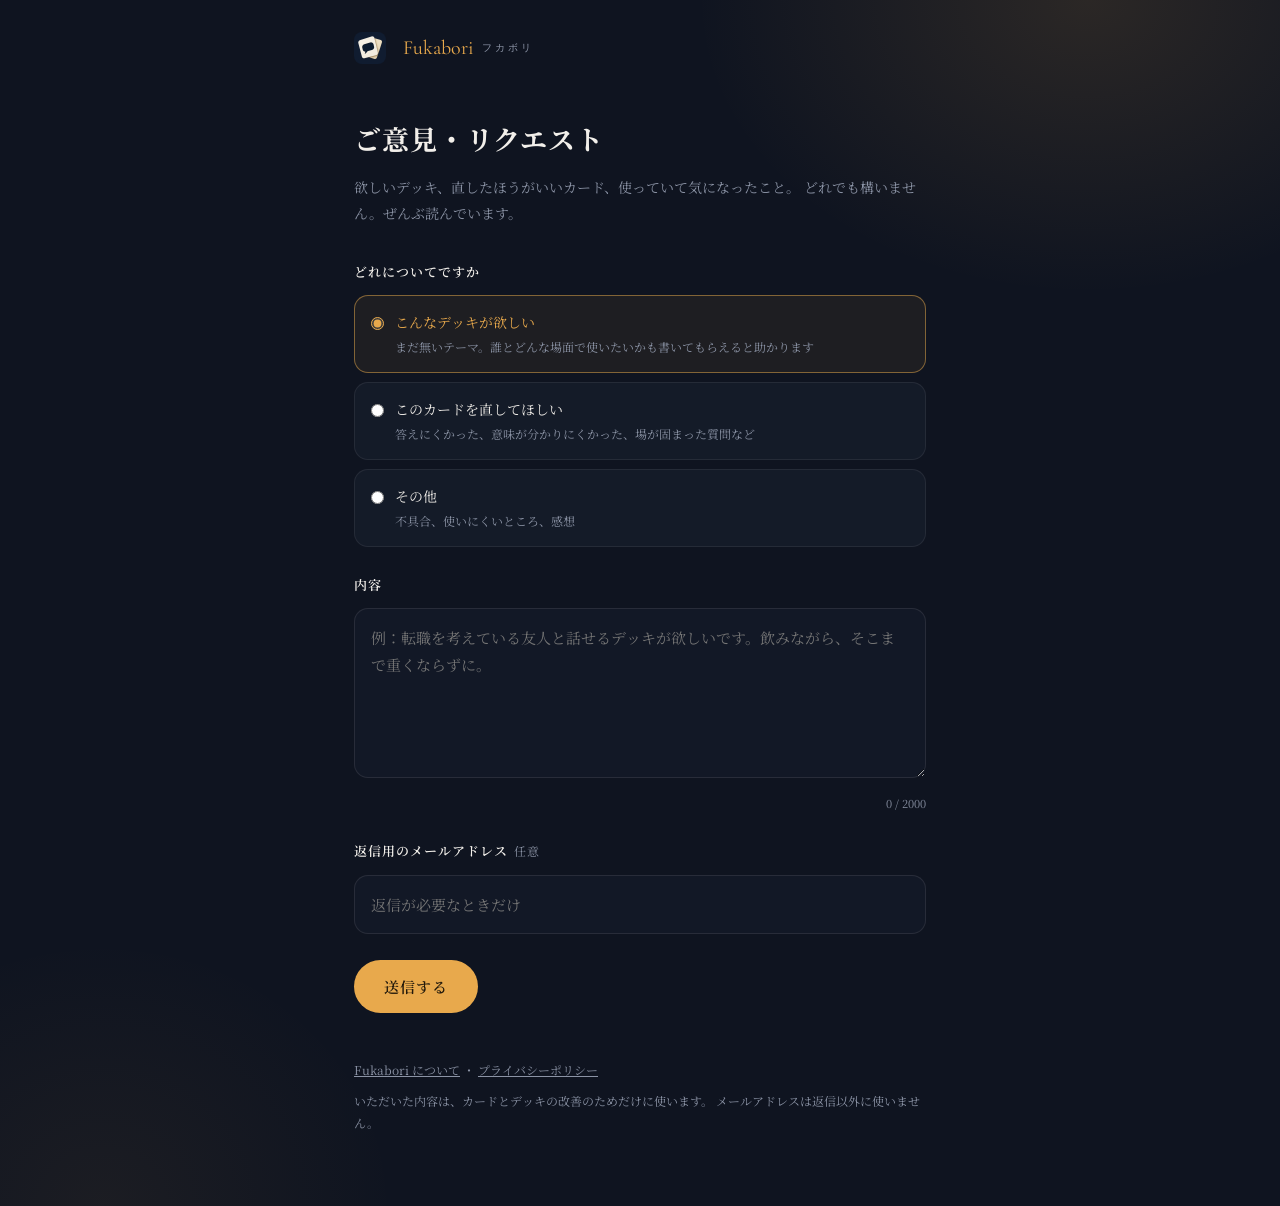
<file: feedback.html>
<!DOCTYPE html>
<html lang="ja">
<head>
<meta charset="utf-8">
<meta name="viewport" content="width=device-width, initial-scale=1">
<title>ご意見・リクエスト — Fukabori（フカボリ）</title>
<meta name="description" content="Fukabori に欲しいデッキやカードの改善案を送るフォームです。">
<meta name="robots" content="noindex">
<link rel="preconnect" href="https://fonts.googleapis.com">
<link href="https://fonts.googleapis.com/css2?family=Noto+Serif+JP:wght@400;600;700&family=Cormorant+Garamond:wght@600&display=swap" rel="stylesheet">
<style>
  :root {
    --bg: #0F1420; --surface: #1A2130;
    --amber: #E8A94C;
    --text: #F2EFEA; --text2: #8B93A5;
    --danger: #C0707C; --ok: #6F9B7E;
  }
  * { margin: 0; padding: 0; box-sizing: border-box; }
  body {
    background: var(--bg); color: var(--text);
    font-family: "Noto Serif JP", "Hiragino Mincho ProN", serif;
    line-height: 1.8;
    min-height: 100vh;
    background-image:
      radial-gradient(560px 420px at 85% 0%, rgba(232,169,76,.13), transparent 70%),
      radial-gradient(420px 380px at 8% 100%, rgba(232,169,76,.06), transparent 70%);
  }
  .wrap { max-width: 620px; margin: 0 auto; padding: 0 24px 72px; }
  a { color: var(--amber); }

  header { padding: 30px 0 8px; }
  .logo {
    display: inline-flex; align-items: center; gap: 9px;
    color: var(--amber); font-size: 20px;
    font-family: "Cormorant Garamond", Georgia, serif;
  }
  .logo small { color: var(--text2); font-size: 10px; letter-spacing: 3px; }

  h1 { font-size: 27px; font-weight: 700; letter-spacing: 1px; margin-top: 34px; }
  .lead { color: var(--text2); font-size: 14px; margin-top: 12px; }

  form { margin-top: 34px; display: flex; flex-direction: column; gap: 26px; }
  fieldset { border: 0; }
  legend, label.head {
    display: block; font-size: 13px; font-weight: 600;
    letter-spacing: 1px; margin-bottom: 12px;
  }
  .opt { color: var(--text2); font-weight: 400; margin-left: 6px; font-size: 12px; }

  .kinds { display: flex; flex-direction: column; gap: 9px; }
  .kinds label {
    display: flex; align-items: flex-start; gap: 11px;
    padding: 14px 16px; cursor: pointer;
    background: rgba(26,33,48,.55);
    border: 1px solid rgba(255,255,255,.07); border-radius: 14px;
    font-size: 14px; transition: border-color .18s, background .18s;
  }
  .kinds label:hover { border-color: rgba(232,169,76,.3); }
  .kinds input { accent-color: var(--amber); margin-top: 7px; flex: none; }
  .kinds input:checked ~ span { color: var(--amber); }
  .kinds label:has(input:checked) {
    border-color: rgba(232,169,76,.5); background: rgba(232,169,76,.07);
  }
  .kinds .note { display: block; color: var(--text2); font-size: 12px; margin-top: 1px; }

  textarea, input[type=email] {
    width: 100%; padding: 15px 16px;
    background: rgba(20,26,40,.75); color: var(--text);
    border: 1px solid rgba(255,255,255,.09); border-radius: 14px;
    font-family: inherit; font-size: 15px; line-height: 1.8;
    transition: border-color .18s;
  }
  textarea { min-height: 170px; resize: vertical; }
  textarea:focus, input[type=email]:focus {
    outline: none; border-color: rgba(232,169,76,.55);
  }
  .count { text-align: right; color: var(--text2); font-size: 11px; margin-top: 7px; }
  .count.over { color: var(--danger); }

  /* 人間には見せない。ボットが埋めたら弾く */
  .trap { position: absolute; left: -9999px; width: 1px; height: 1px; overflow: hidden; }

  .ctx {
    font-size: 12px; color: var(--text2);
    background: rgba(26,33,48,.5); border: 1px solid rgba(255,255,255,.06);
    border-radius: 12px; padding: 12px 15px;
  }
  .ctx b { color: var(--text); font-weight: 600; }

  button {
    padding: 16px 30px; border: 0; border-radius: 999px;
    background: var(--amber); color: #231A0C;
    font-family: inherit; font-size: 15px; font-weight: 600; letter-spacing: 1px;
    cursor: pointer; transition: opacity .18s;
  }
  button:hover:not(:disabled) { opacity: .9; }
  button:disabled { opacity: .45; cursor: default; }

  .msg { font-size: 14px; padding: 15px 17px; border-radius: 14px; }
  .msg.err { color: var(--danger); background: rgba(192,112,124,.1); border: 1px solid rgba(192,112,124,.3); }

  .done { text-align: center; padding: 66px 0; }
  .done h2 { font-size: 23px; font-weight: 700; letter-spacing: 1px; }
  .done p { color: var(--text2); font-size: 14px; margin-top: 16px; }
  .done .confirmation { color: var(--amber); font-size: 30px; }

  footer { margin-top: 46px; color: var(--text2); font-size: 12px; }
  footer a { color: var(--text2); text-decoration: underline; }
</style>
<link rel="icon" type="image/png" sizes="32x32" href="img/brand/favicon-32.png">
<link rel="icon" type="image/png" sizes="16x16" href="img/brand/favicon-16.png">
<link rel="apple-touch-icon" sizes="180x180" href="img/brand/apple-touch-icon.png">
</head>
<body>
<div class="wrap">
  <header>
    <span class="logo"><img src="img/brand/app-icon.png" width="32" height="32" alt="" style="border-radius:8px;vertical-align:middle;margin-right:8px"> Fukabori <small>フカボリ</small></span>
  </header>

  <main id="main">
    <h1>ご意見・リクエスト</h1>
    <p class="lead">
      欲しいデッキ、直したほうがいいカード、使っていて気になったこと。
      どれでも構いません。ぜんぶ読んでいます。
    </p>

    <form id="form" novalidate>
      <fieldset>
        <legend>どれについてですか</legend>
        <div class="kinds">
          <label>
            <input type="radio" name="kind" value="deck_request" checked>
            <span>こんなデッキが欲しい
              <span class="note">まだ無いテーマ。誰とどんな場面で使いたいかも書いてもらえると助かります</span>
            </span>
          </label>
          <label>
            <input type="radio" name="kind" value="card_improve">
            <span>このカードを直してほしい
              <span class="note">答えにくかった、意味が分かりにくかった、場が固まった質問など</span>
            </span>
          </label>
          <label>
            <input type="radio" name="kind" value="other">
            <span>その他
              <span class="note">不具合、使いにくいところ、感想</span>
            </span>
          </label>
        </div>
      </fieldset>

      <div>
        <label class="head" for="body">内容</label>
        <textarea id="body" name="body" maxlength="2000"
                  placeholder="例：転職を考えている友人と話せるデッキが欲しいです。飲みながら、そこまで重くならずに。"></textarea>
        <div class="count" id="count">0 / 2000</div>
      </div>

      <div>
        <label class="head" for="contact">返信用のメールアドレス<span class="opt">任意</span></label>
        <input type="email" id="contact" name="contact" maxlength="200"
               placeholder="返信が必要なときだけ" autocomplete="email">
      </div>

      <div class="trap" aria-hidden="true">
        <label for="website">Website</label>
        <input type="text" id="website" name="website" tabindex="-1" autocomplete="off">
      </div>

      <div class="ctx" id="ctx" hidden></div>
      <div class="msg err" id="err" hidden></div>

      <div><button type="submit" id="submit">送信する</button></div>
    </form>
  </main>

  <footer>
    <a href="./index.html">Fukabori について</a> ・
    <a href="./legal/privacy.html">プライバシーポリシー</a>
    <p style="margin-top:10px">
      いただいた内容は、カードとデッキの改善のためだけに使います。
      メールアドレスは返信以外に使いません。
    </p>
  </footer>
</div>

<script>
  const ENDPOINT = "https://fukabori-feedback.shuuuya0616.workers.dev";

  const form = document.getElementById("form");
  const bodyEl = document.getElementById("body");
  const countEl = document.getElementById("count");
  const errEl = document.getElementById("err");
  const submitEl = document.getElementById("submit");
  const ctxEl = document.getElementById("ctx");

  // アプリから ?deck=couple_v1&card=c081&v=1.0.0(4) で開かれたら文脈を拾う。
  // どのカードの話か分かるだけで、直すときの手間がまるで変わる
  const params = new URLSearchParams(location.search);
  const ctx = {
    deck_id: params.get("deck") || "",
    card_id: params.get("card") || "",
    app_version: params.get("v") || "",
  };
  // ?kind=other のように、開いた場所に合わせて最初の選択を変えられる
  const preset = params.get("kind");
  const presetEl = preset && form.querySelector(`input[value="${CSS.escape(preset)}"]`);
  if (presetEl) presetEl.checked = true;

  if (ctx.deck_id || ctx.card_id) {
    const deckName = params.get("deckname") || ctx.deck_id;
    const question = params.get("q");
    ctxEl.hidden = false;
    ctxEl.innerHTML = question
      ? `このカードについて送ります：<b>${escapeHTML(question)}</b>（${escapeHTML(deckName)}）`
      : `<b>${escapeHTML(deckName)}</b> について送ります`;
    if (ctx.card_id) {
      form.querySelector('input[value="card_improve"]').checked = true;
    }
  }

  function escapeHTML(s) {
    return s.replace(/[&<>"']/g, (c) => (
      { "&": "&amp;", "<": "&lt;", ">": "&gt;", '"': "&quot;", "'": "&#39;" }[c]
    ));
  }

  bodyEl.addEventListener("input", () => {
    const n = bodyEl.value.length;
    countEl.textContent = `${n} / 2000`;
    countEl.classList.toggle("over", n > 2000);
  });

  form.addEventListener("submit", async (e) => {
    e.preventDefault();
    errEl.hidden = true;

    const body = bodyEl.value.trim();
    if (body.length < 4) {
      show("内容をもう少し書いてもらえますか。");
      bodyEl.focus();
      return;
    }

    submitEl.disabled = true;
    submitEl.textContent = "送信中…";

    try {
      const res = await fetch(ENDPOINT, {
        method: "POST",
        headers: { "Content-Type": "application/json" },
        body: JSON.stringify({
          kind: form.kind.value,
          body,
          contact: document.getElementById("contact").value.trim(),
          website: document.getElementById("website").value,
          ...ctx,
        }),
      });
      if (!res.ok) {
        const data = await res.json().catch(() => ({}));
        throw new Error(data.error || String(res.status));
      }
      done();
    } catch (e) {
      const map = {
        rate_limited: "送信が続いたため、少し時間をおいてからお願いします。",
        body_too_short: "内容をもう少し書いてもらえますか。",
      };
      show(map[e.message] || "送信できませんでした。通信環境を確かめて、もう一度お試しください。");
      submitEl.disabled = false;
      submitEl.textContent = "送信する";
    }
  });

  function show(text) {
    errEl.textContent = text;
    errEl.hidden = false;
  }

  function done() {
    document.getElementById("main").innerHTML = `
      <div class="done">
        <div class="confirmation" aria-hidden="true">✓</div>
        <h2>ありがとうございます</h2>
        <p>いただいた内容は、ぜんぶ読んでいます。<br>
           カードとデッキの改善に使わせてください。</p>
        <p style="margin-top:26px"><a href="./index.html">Fukabori について見る</a></p>
      </div>`;
  }
</script>
</body>
</html>
</file>
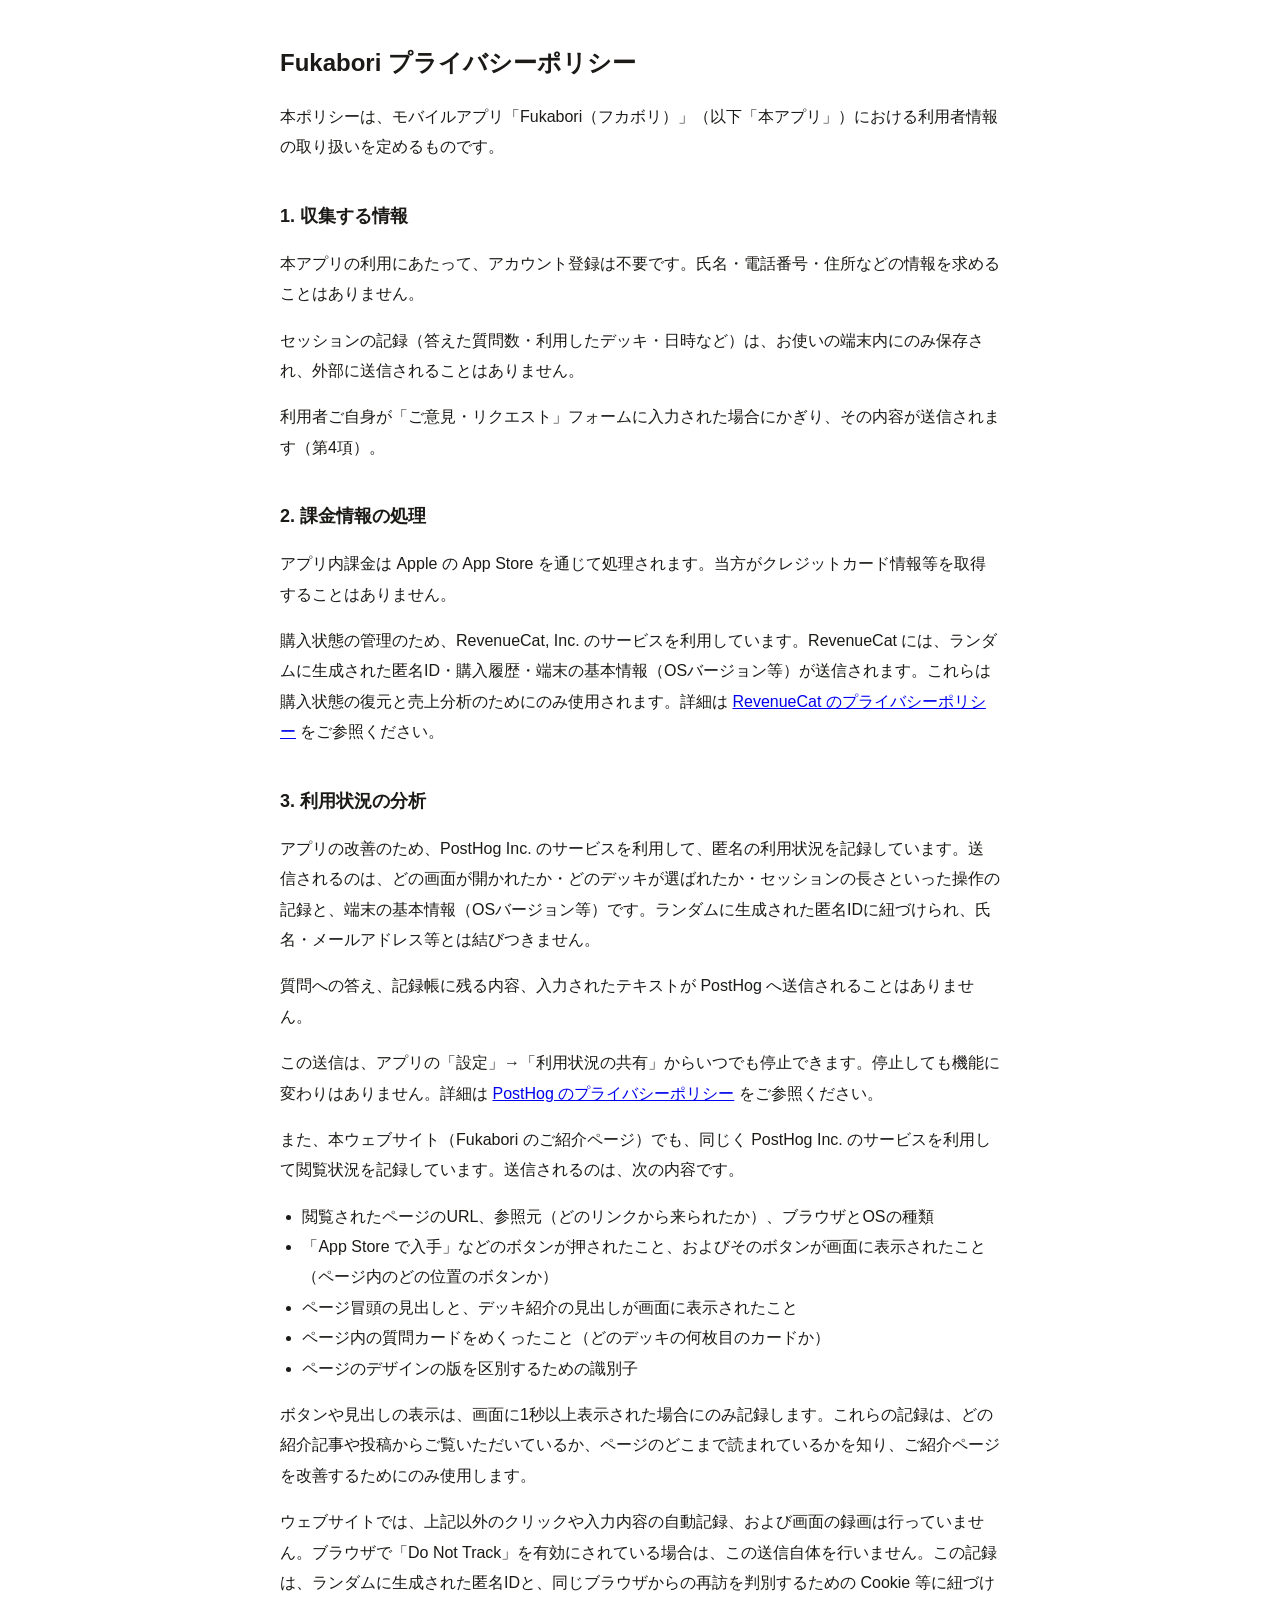
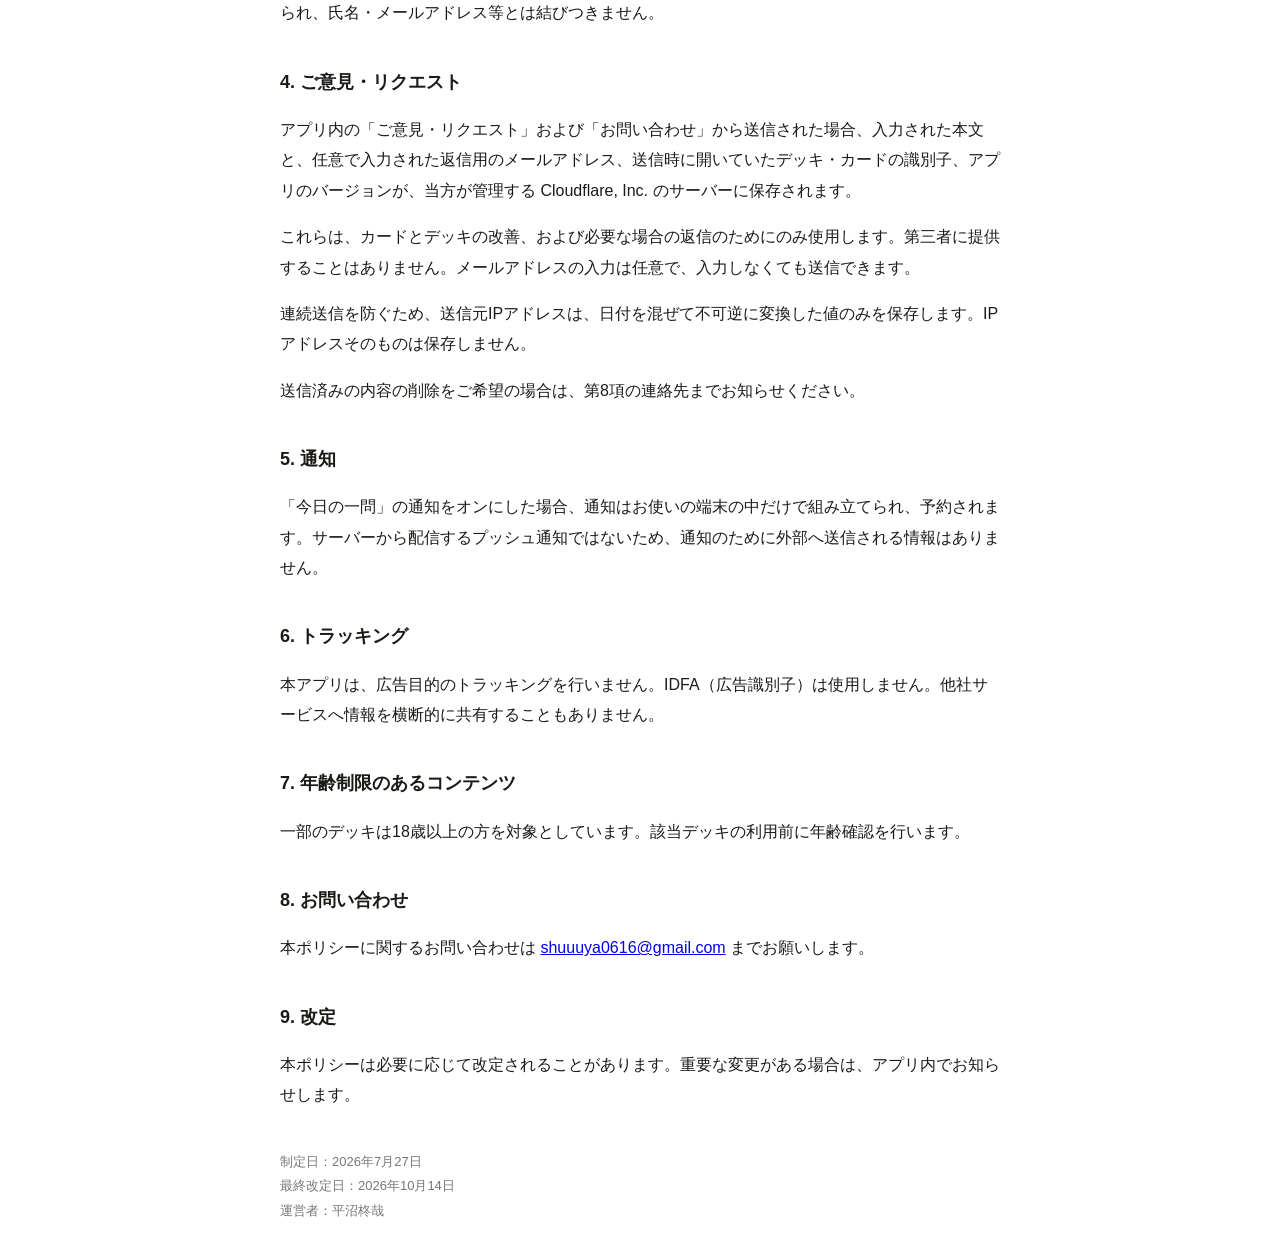
<file: legal/privacy.html>
<!DOCTYPE html>
<html lang="ja">
<head>
<meta charset="utf-8">
<meta name="viewport" content="width=device-width, initial-scale=1">
<title>プライバシーポリシー | Fukabori</title>
<meta name="description" content="質問カードアプリ「Fukabori（フカボリ）」とそのご紹介ページにおける、利用者情報の取り扱いについて。">
<link rel="canonical" href="https://hiranuma-shuya.github.io/fukabori-site/legal/privacy.html">
<style>
  body { font-family: -apple-system, "Hiragino Sans", sans-serif; max-width: 720px; margin: 0 auto; padding: 24px; line-height: 1.9; color: #1C1A17; }
  h1 { font-size: 24px; } h2 { font-size: 18px; margin-top: 2em; }
  ul { padding-left: 1.4em; }
  footer { margin-top: 3em; color: #777; font-size: 13px; }
</style>
<link rel="icon" type="image/png" sizes="32x32" href="../img/brand/favicon-32.png">
<link rel="icon" type="image/png" sizes="16x16" href="../img/brand/favicon-16.png">
<link rel="apple-touch-icon" sizes="180x180" href="../img/brand/apple-touch-icon.png">
</head>
<body>
<h1>Fukabori プライバシーポリシー</h1>
<p>本ポリシーは、モバイルアプリ「Fukabori（フカボリ）」（以下「本アプリ」）における利用者情報の取り扱いを定めるものです。</p>

<h2>1. 収集する情報</h2>
<p>本アプリの利用にあたって、アカウント登録は不要です。氏名・電話番号・住所などの情報を求めることはありません。</p>
<p>セッションの記録（答えた質問数・利用したデッキ・日時など）は、お使いの端末内にのみ保存され、外部に送信されることはありません。</p>
<p>利用者ご自身が「ご意見・リクエスト」フォームに入力された場合にかぎり、その内容が送信されます（第4項）。</p>

<h2>2. 課金情報の処理</h2>
<p>アプリ内課金は Apple の App Store を通じて処理されます。当方がクレジットカード情報等を取得することはありません。</p>
<p>購入状態の管理のため、RevenueCat, Inc. のサービスを利用しています。RevenueCat には、ランダムに生成された匿名ID・購入履歴・端末の基本情報（OSバージョン等）が送信されます。これらは購入状態の復元と売上分析のためにのみ使用されます。詳細は <a href="https://www.revenuecat.com/privacy">RevenueCat のプライバシーポリシー</a> をご参照ください。</p>

<h2>3. 利用状況の分析</h2>
<p>アプリの改善のため、PostHog Inc. のサービスを利用して、匿名の利用状況を記録しています。送信されるのは、どの画面が開かれたか・どのデッキが選ばれたか・セッションの長さといった操作の記録と、端末の基本情報（OSバージョン等）です。ランダムに生成された匿名IDに紐づけられ、氏名・メールアドレス等とは結びつきません。</p>
<p>質問への答え、記録帳に残る内容、入力されたテキストが PostHog へ送信されることはありません。</p>
<p>この送信は、アプリの「設定」→「利用状況の共有」からいつでも停止できます。停止しても機能に変わりはありません。詳細は <a href="https://posthog.com/privacy">PostHog のプライバシーポリシー</a> をご参照ください。</p>

<p>また、本ウェブサイト（Fukabori のご紹介ページ）でも、同じく PostHog Inc. のサービスを利用して閲覧状況を記録しています。送信されるのは、次の内容です。</p>
<ul>
<li>閲覧されたページのURL、参照元（どのリンクから来られたか）、ブラウザとOSの種類</li>
<li>「App Store で入手」などのボタンが押されたこと、およびそのボタンが画面に表示されたこと（ページ内のどの位置のボタンか）</li>
<li>ページ冒頭の見出しと、デッキ紹介の見出しが画面に表示されたこと</li>
<li>ページ内の質問カードをめくったこと（どのデッキの何枚目のカードか）</li>
<li>ページのデザインの版を区別するための識別子</li>
</ul>
<p>ボタンや見出しの表示は、画面に1秒以上表示された場合にのみ記録します。これらの記録は、どの紹介記事や投稿からご覧いただいているか、ページのどこまで読まれているかを知り、ご紹介ページを改善するためにのみ使用します。</p>
<p>ウェブサイトでは、上記以外のクリックや入力内容の自動記録、および画面の録画は行っていません。ブラウザで「Do Not Track」を有効にされている場合は、この送信自体を行いません。この記録は、ランダムに生成された匿名IDと、同じブラウザからの再訪を判別するための Cookie 等に紐づけられ、氏名・メールアドレス等とは結びつきません。</p>

<h2>4. ご意見・リクエスト</h2>
<p>アプリ内の「ご意見・リクエスト」および「お問い合わせ」から送信された場合、入力された本文と、任意で入力された返信用のメールアドレス、送信時に開いていたデッキ・カードの識別子、アプリのバージョンが、当方が管理する Cloudflare, Inc. のサーバーに保存されます。</p>
<p>これらは、カードとデッキの改善、および必要な場合の返信のためにのみ使用します。第三者に提供することはありません。メールアドレスの入力は任意で、入力しなくても送信できます。</p>
<p>連続送信を防ぐため、送信元IPアドレスは、日付を混ぜて不可逆に変換した値のみを保存します。IPアドレスそのものは保存しません。</p>
<p>送信済みの内容の削除をご希望の場合は、第8項の連絡先までお知らせください。</p>

<h2>5. 通知</h2>
<p>「今日の一問」の通知をオンにした場合、通知はお使いの端末の中だけで組み立てられ、予約されます。サーバーから配信するプッシュ通知ではないため、通知のために外部へ送信される情報はありません。</p>

<h2>6. トラッキング</h2>
<p>本アプリは、広告目的のトラッキングを行いません。IDFA（広告識別子）は使用しません。他社サービスへ情報を横断的に共有することもありません。</p>

<h2>7. 年齢制限のあるコンテンツ</h2>
<p>一部のデッキは18歳以上の方を対象としています。該当デッキの利用前に年齢確認を行います。</p>

<h2>8. お問い合わせ</h2>
<p>本ポリシーに関するお問い合わせは <a href="mailto:shuuuya0616@gmail.com">shuuuya0616@gmail.com</a> までお願いします。</p>

<h2>9. 改定</h2>
<p>本ポリシーは必要に応じて改定されることがあります。重要な変更がある場合は、アプリ内でお知らせします。</p>

<footer>制定日：2026年7月27日<br>最終改定日：2026年10月14日<br>運営者：平沼柊哉</footer>
</body>
</html>
</file>
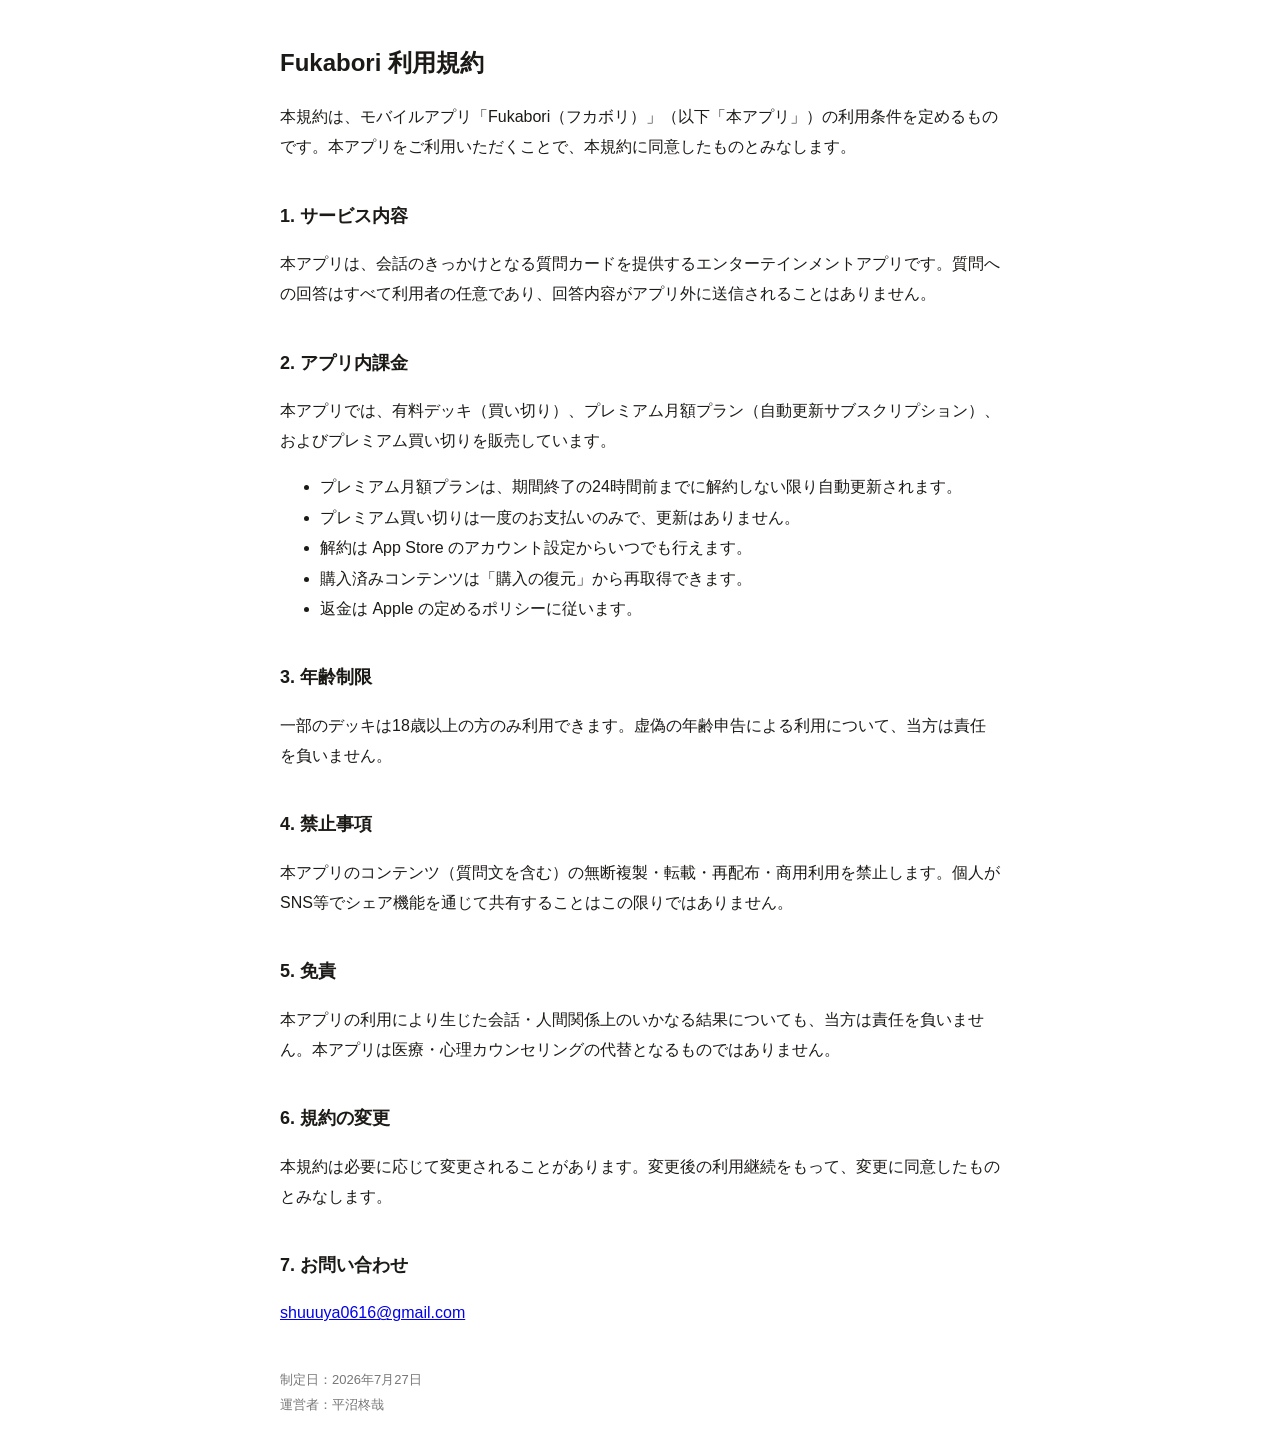
<file: legal/terms.html>
<!DOCTYPE html>
<html lang="ja">
<head>
<meta charset="utf-8">
<meta name="viewport" content="width=device-width, initial-scale=1">
<title>利用規約 | Fukabori</title>
<meta name="description" content="質問カードアプリ「Fukabori（フカボリ）」の利用規約です。">
<link rel="canonical" href="https://hiranuma-shuya.github.io/fukabori-site/legal/terms.html">
<style>
  body { font-family: -apple-system, "Hiragino Sans", sans-serif; max-width: 720px; margin: 0 auto; padding: 24px; line-height: 1.9; color: #1C1A17; }
  h1 { font-size: 24px; } h2 { font-size: 18px; margin-top: 2em; }
  footer { margin-top: 3em; color: #777; font-size: 13px; }
</style>
<link rel="icon" type="image/png" sizes="32x32" href="../img/brand/favicon-32.png">
<link rel="icon" type="image/png" sizes="16x16" href="../img/brand/favicon-16.png">
<link rel="apple-touch-icon" sizes="180x180" href="../img/brand/apple-touch-icon.png">
</head>
<body>
<h1>Fukabori 利用規約</h1>
<p>本規約は、モバイルアプリ「Fukabori（フカボリ）」（以下「本アプリ」）の利用条件を定めるものです。本アプリをご利用いただくことで、本規約に同意したものとみなします。</p>

<h2>1. サービス内容</h2>
<p>本アプリは、会話のきっかけとなる質問カードを提供するエンターテインメントアプリです。質問への回答はすべて利用者の任意であり、回答内容がアプリ外に送信されることはありません。</p>

<h2>2. アプリ内課金</h2>
<p>本アプリでは、有料デッキ（買い切り）、プレミアム月額プラン（自動更新サブスクリプション）、およびプレミアム買い切りを販売しています。</p>
<ul>
<li>プレミアム月額プランは、期間終了の24時間前までに解約しない限り自動更新されます。</li>
<li>プレミアム買い切りは一度のお支払いのみで、更新はありません。</li>
<li>解約は App Store のアカウント設定からいつでも行えます。</li>
<li>購入済みコンテンツは「購入の復元」から再取得できます。</li>
<li>返金は Apple の定めるポリシーに従います。</li>
</ul>

<h2>3. 年齢制限</h2>
<p>一部のデッキは18歳以上の方のみ利用できます。虚偽の年齢申告による利用について、当方は責任を負いません。</p>

<h2>4. 禁止事項</h2>
<p>本アプリのコンテンツ（質問文を含む）の無断複製・転載・再配布・商用利用を禁止します。個人がSNS等でシェア機能を通じて共有することはこの限りではありません。</p>

<h2>5. 免責</h2>
<p>本アプリの利用により生じた会話・人間関係上のいかなる結果についても、当方は責任を負いません。本アプリは医療・心理カウンセリングの代替となるものではありません。</p>

<h2>6. 規約の変更</h2>
<p>本規約は必要に応じて変更されることがあります。変更後の利用継続をもって、変更に同意したものとみなします。</p>

<h2>7. お問い合わせ</h2>
<p><a href="mailto:shuuuya0616@gmail.com">shuuuya0616@gmail.com</a></p>

<footer>制定日：2026年7月27日<br>運営者：平沼柊哉</footer>
</body>
</html>
</file>
